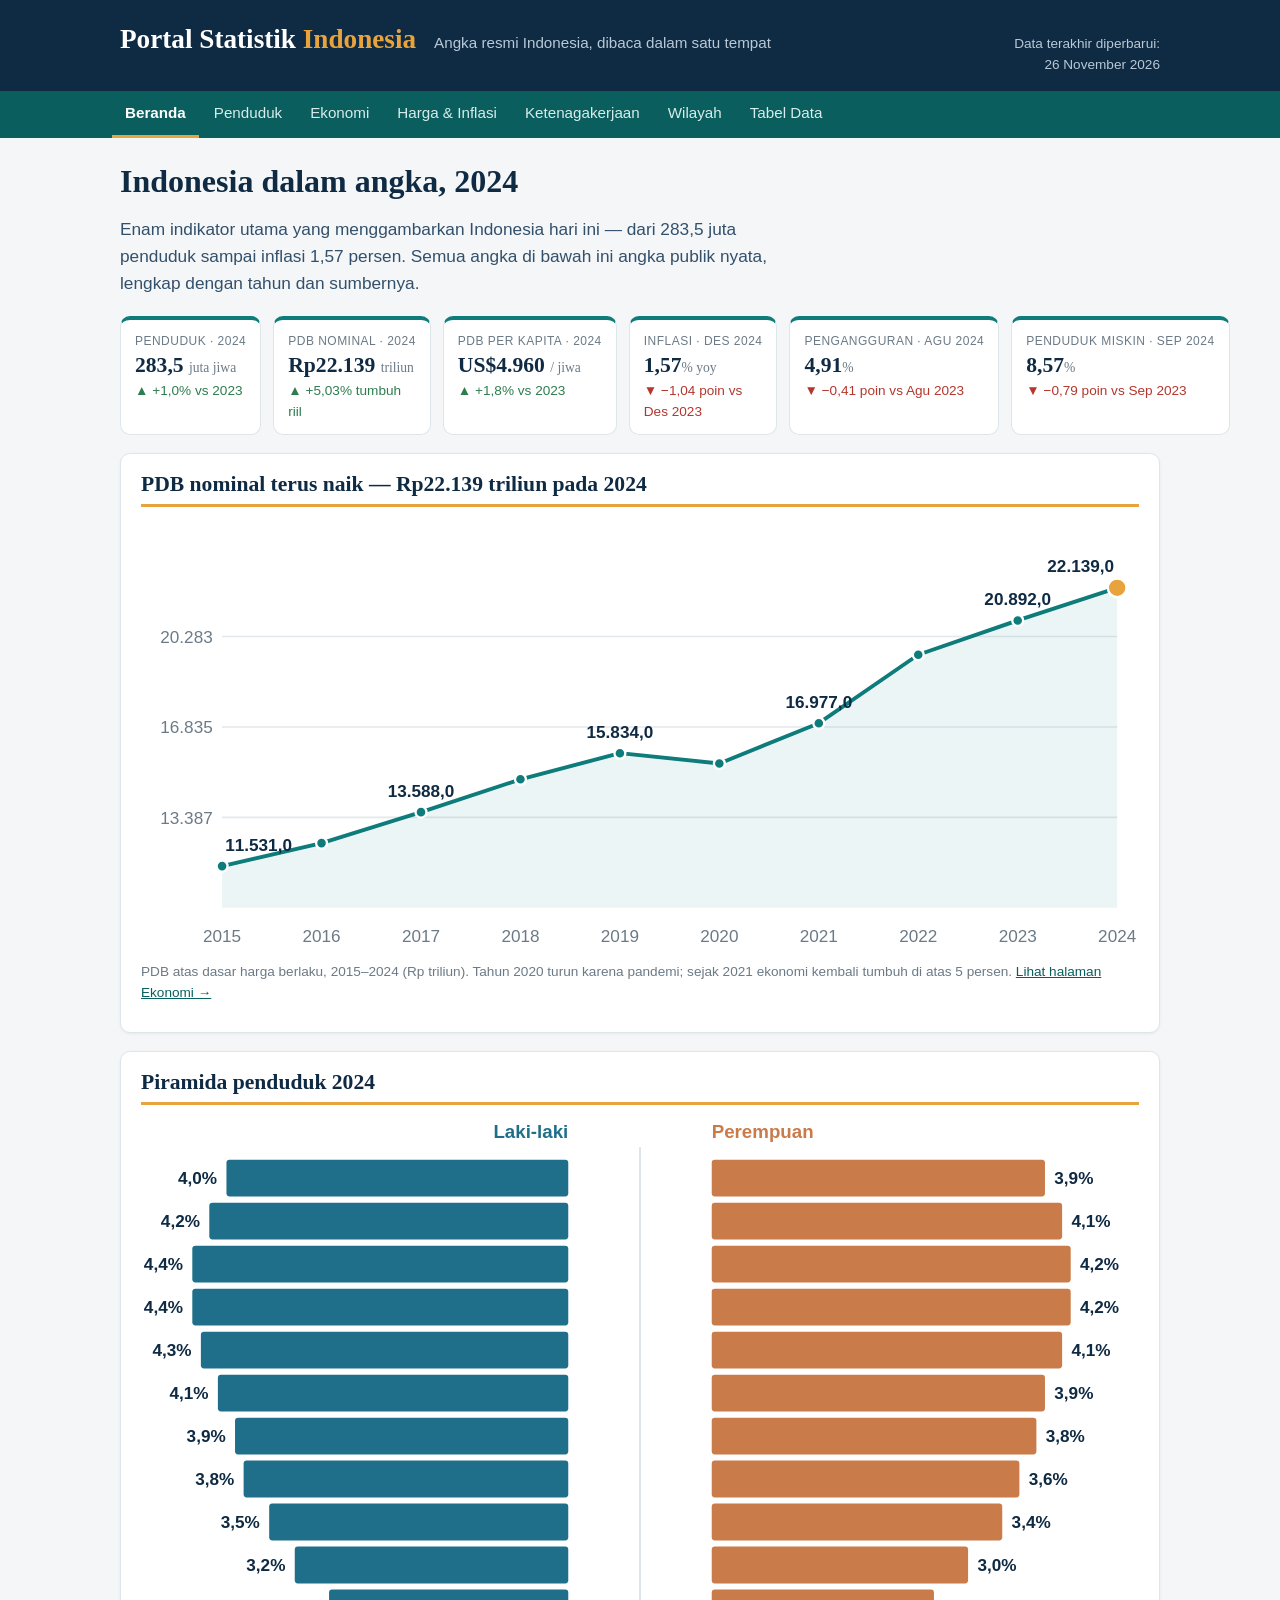
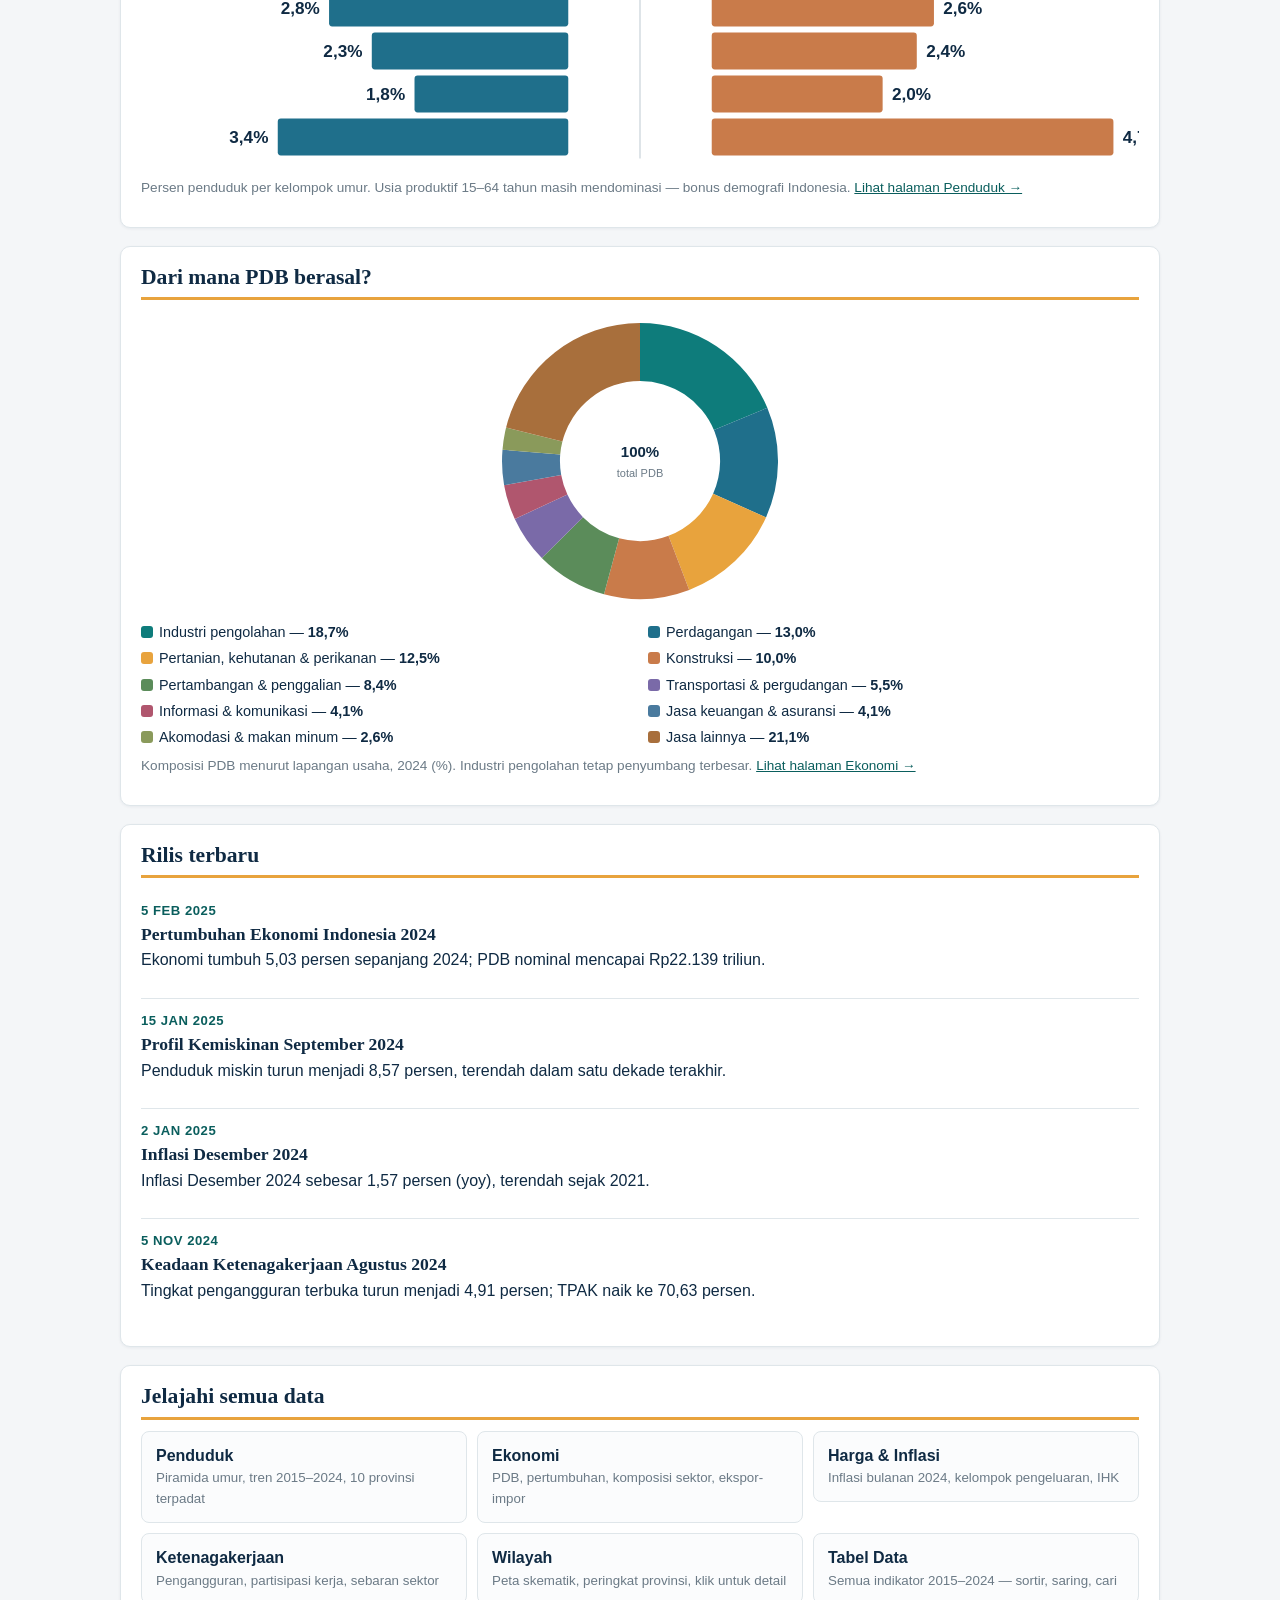
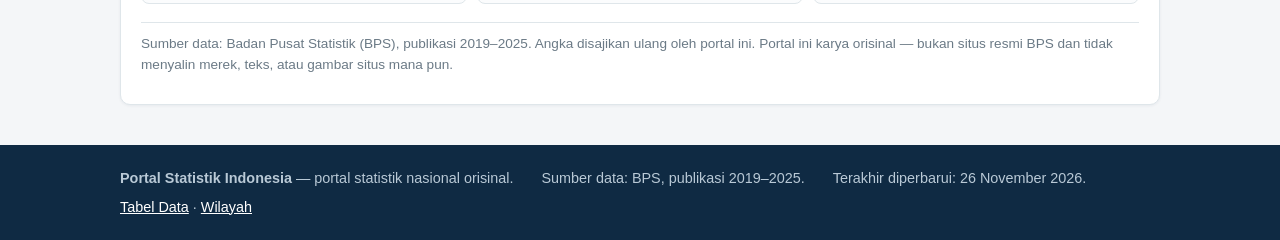
<file: app/index.html>
<!doctype html>
<html lang="id">
<head>
<meta charset="utf-8">
<meta name="viewport" content="width=device-width, initial-scale=1">
<title>Portal Statistik Indonesia — Angka resmi Indonesia, dibaca dalam satu tempat</title>
<meta name="description" content="Portal statistik nasional Indonesia: penduduk, ekonomi, harga, ketenagakerjaan, dan wilayah — angka publik nyata 2015–2024 dengan grafik dan tabel yang bisa dijelajahi.">
<link rel="stylesheet" href="style.css">
<script type="module" src="app.js"></script>
</head>
<body data-page="home">
<header class="masthead">
  <div class="masthead-inner">
    <a class="brand" href="index.html">Portal Statistik <span>Indonesia</span></a>
    <span class="tagline">Angka resmi Indonesia, dibaca dalam satu tempat</span>
    <span class="dateline">Data terakhir diperbarui:<br>26 November 2026</span>
  </div>
  <nav class="mainnav" aria-label="Navigasi utama">
    <ul>
      <li><a href="index.html" class="active" aria-current="page">Beranda</a></li>
      <li><a href="penduduk.html">Penduduk</a></li>
      <li><a href="ekonomi.html">Ekonomi</a></li>
      <li><a href="harga.html">Harga &amp; Inflasi</a></li>
      <li><a href="ketenagakerjaan.html">Ketenagakerjaan</a></li>
      <li><a href="wilayah.html">Wilayah</a></li>
      <li><a href="data.html">Tabel Data</a></li>
    </ul>
  </nav>
</header>

<main class="wrap">
  <div class="page-head">
    <h1>Indonesia dalam angka, 2024</h1>
    <p class="lede">Enam indikator utama yang menggambarkan Indonesia hari ini — dari 283,5 juta penduduk sampai inflasi 1,57 persen. Semua angka di bawah ini angka publik nyata, lengkap dengan tahun dan sumbernya.</p>
  </div>

  <section class="indicators" aria-label="Indikator utama 2024">
    <div class="indicator"><div class="lbl">Penduduk · 2024</div><div class="val">283,5 <small>juta jiwa</small></div><div class="chg up">▲ +1,0% vs 2023</div></div>
    <div class="indicator"><div class="lbl">PDB nominal · 2024</div><div class="val">Rp22.139 <small>triliun</small></div><div class="chg up">▲ +5,03% tumbuh riil</div></div>
    <div class="indicator"><div class="lbl">PDB per kapita · 2024</div><div class="val">US$4.960 <small>/ jiwa</small></div><div class="chg up">▲ +1,8% vs 2023</div></div>
    <div class="indicator"><div class="lbl">Inflasi · Des 2024</div><div class="val">1,57<small>% yoy</small></div><div class="chg down">▼ −1,04 poin vs Des 2023</div></div>
    <div class="indicator"><div class="lbl">Pengangguran · Agu 2024</div><div class="val">4,91<small>%</small></div><div class="chg down">▼ −0,41 poin vs Agu 2023</div></div>
    <div class="indicator"><div class="lbl">Penduduk miskin · Sep 2024</div><div class="val">8,57<small>%</small></div><div class="chg down">▼ −0,79 poin vs Sep 2023</div></div>
  </section>

  <div class="grid">
    <section class="card wide">
      <h2>PDB nominal terus naik — Rp22.139 triliun pada 2024</h2>
      <div id="chart-gdp"></div>
      <p class="chart-note">PDB atas dasar harga berlaku, 2015–2024 (Rp triliun). Tahun 2020 turun karena pandemi; sejak 2021 ekonomi kembali tumbuh di atas 5 persen. <a href="ekonomi.html">Lihat halaman Ekonomi →</a></p>
    </section>

    <section class="card">
      <h2>Piramida penduduk 2024</h2>
      <div id="chart-pyramid"></div>
      <p class="chart-note">Persen penduduk per kelompok umur. Usia produktif 15–64 tahun masih mendominasi — bonus demografi Indonesia. <a href="penduduk.html">Lihat halaman Penduduk →</a></p>
    </section>

    <section class="card">
      <h2>Dari mana PDB berasal?</h2>
      <div id="chart-sectors"></div>
      <div id="sector-legend"></div>
      <p class="chart-note">Komposisi PDB menurut lapangan usaha, 2024 (%). Industri pengolahan tetap penyumbang terbesar. <a href="ekonomi.html">Lihat halaman Ekonomi →</a></p>
    </section>

    <section class="card wide">
      <h2>Rilis terbaru</h2>
      <ul class="releases">
        <li><div class="date">5 Feb 2025</div><h3><a href="ekonomi.html">Pertumbuhan Ekonomi Indonesia 2024</a></h3><p>Ekonomi tumbuh 5,03 persen sepanjang 2024; PDB nominal mencapai Rp22.139 triliun.</p></li>
        <li><div class="date">15 Jan 2025</div><h3><a href="data.html">Profil Kemiskinan September 2024</a></h3><p>Penduduk miskin turun menjadi 8,57 persen, terendah dalam satu dekade terakhir.</p></li>
        <li><div class="date">2 Jan 2025</div><h3><a href="harga.html">Inflasi Desember 2024</a></h3><p>Inflasi Desember 2024 sebesar 1,57 persen (yoy), terendah sejak 2021.</p></li>
        <li><div class="date">5 Nov 2024</div><h3><a href="ketenagakerjaan.html">Keadaan Ketenagakerjaan Agustus 2024</a></h3><p>Tingkat pengangguran terbuka turun menjadi 4,91 persen; TPAK naik ke 70,63 persen.</p></li>
      </ul>
    </section>

    <section class="card wide">
      <h2>Jelajahi semua data</h2>
      <ul class="pagelinks">
        <li><a href="penduduk.html">Penduduk<small>Piramida umur, tren 2015–2024, 10 provinsi terpadat</small></a></li>
        <li><a href="ekonomi.html">Ekonomi<small>PDB, pertumbuhan, komposisi sektor, ekspor-impor</small></a></li>
        <li><a href="harga.html">Harga &amp; Inflasi<small>Inflasi bulanan 2024, kelompok pengeluaran, IHK</small></a></li>
        <li><a href="ketenagakerjaan.html">Ketenagakerjaan<small>Pengangguran, partisipasi kerja, sebaran sektor</small></a></li>
        <li><a href="wilayah.html">Wilayah<small>Peta skematik, peringkat provinsi, klik untuk detail</small></a></li>
        <li><a href="data.html">Tabel Data<small>Semua indikator 2015–2024 — sortir, saring, cari</small></a></li>
      </ul>
      <p class="source-note">Sumber data: Badan Pusat Statistik (BPS), publikasi 2019–2025. Angka disajikan ulang oleh portal ini. Portal ini karya orisinal — bukan situs resmi BPS dan tidak menyalin merek, teks, atau gambar situs mana pun.</p>
    </section>
  </div>
</main>

<footer class="site">
  <div class="wrap">
    <span><strong>Portal Statistik Indonesia</strong> — portal statistik nasional orisinal.</span>
    <span>Sumber data: BPS, publikasi 2019–2025.</span>
    <span>Terakhir diperbarui: 26 November 2026.</span>
    <span><a href="data.html">Tabel Data</a> · <a href="wilayah.html">Wilayah</a></span>
  </div>
</footer>
</body>
</html>
</file>
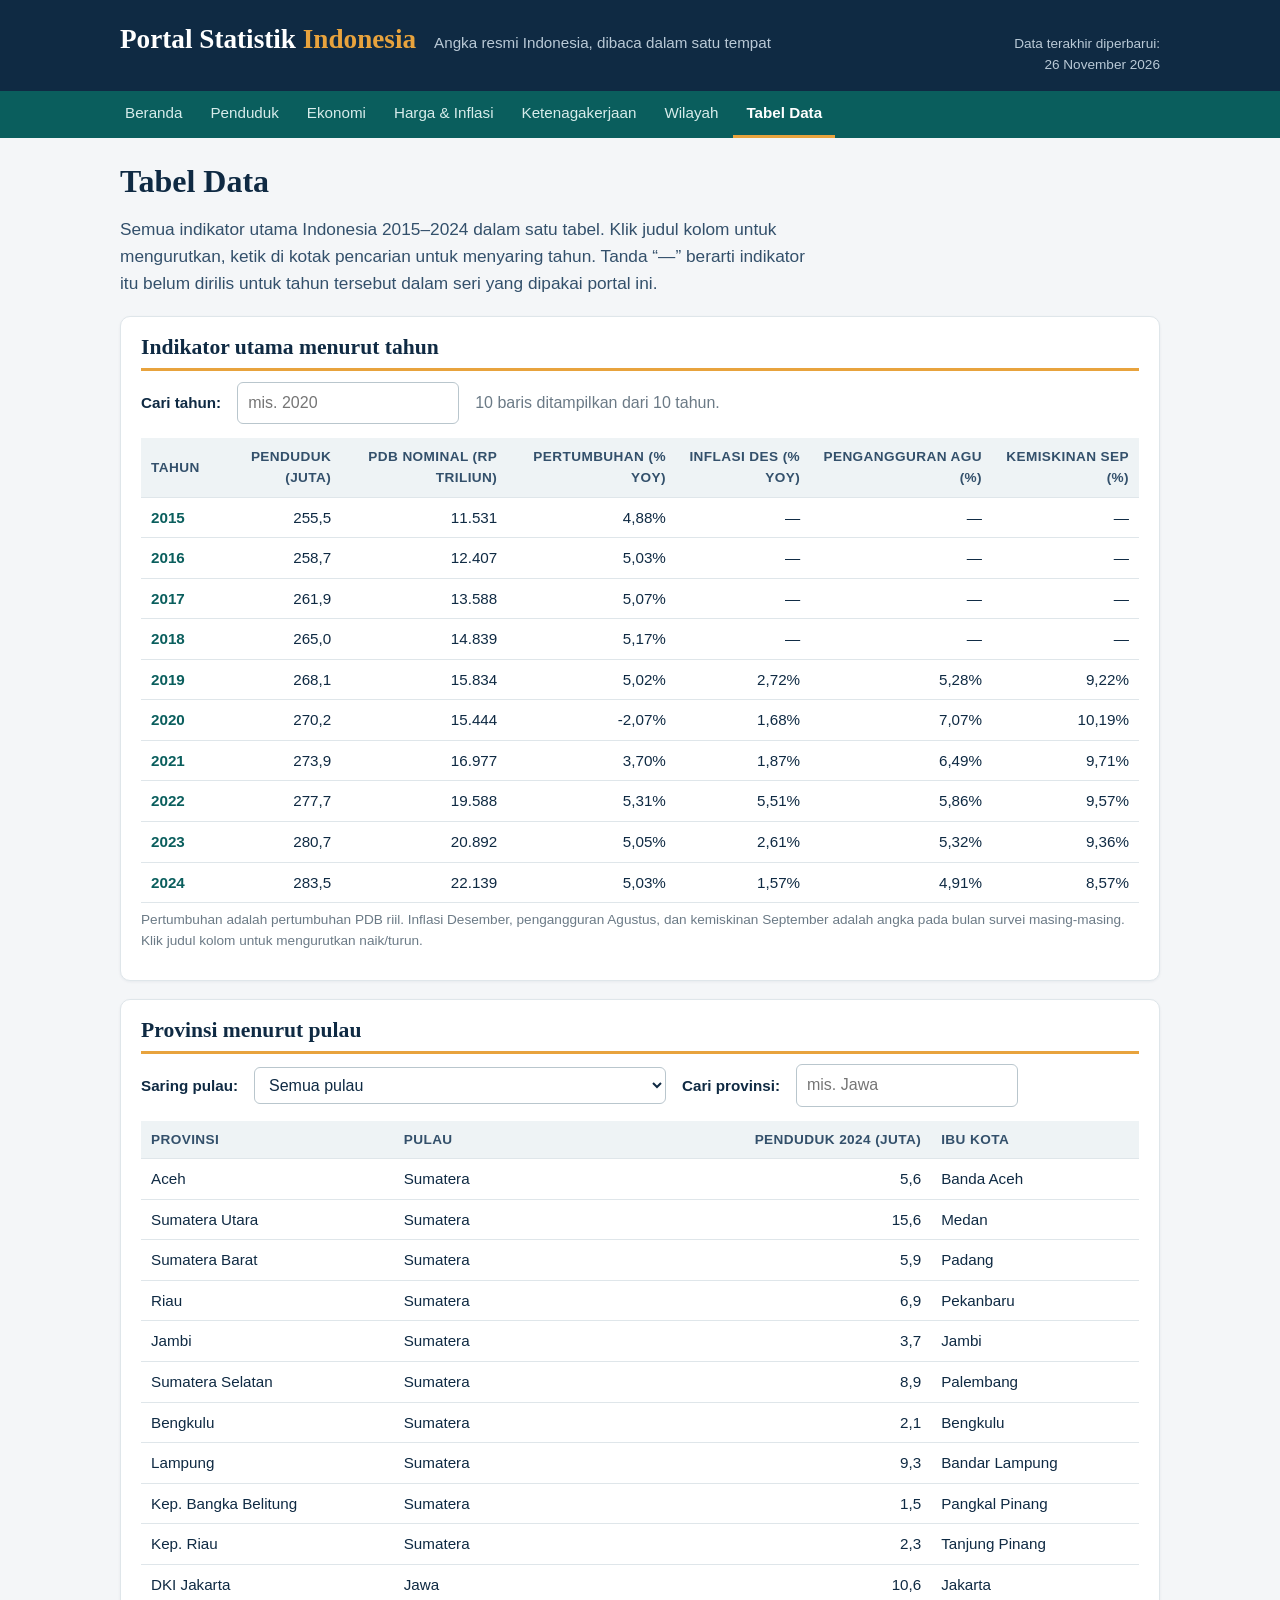
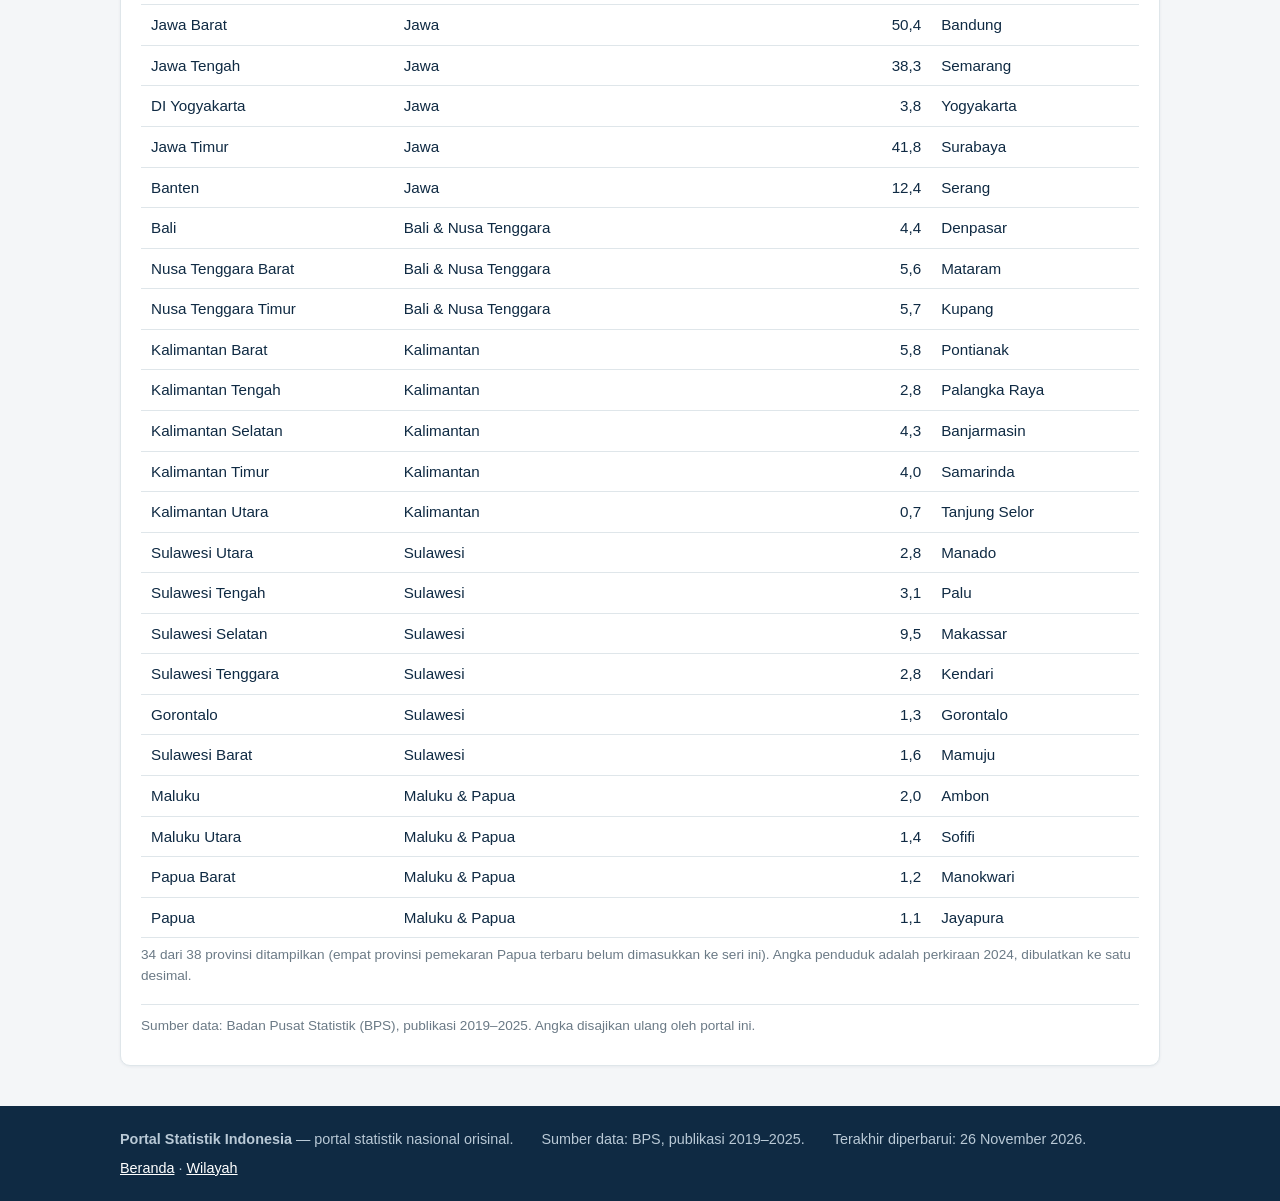
<file: app/data.html>
<!doctype html>
<html lang="id">
<head>
<meta charset="utf-8">
<meta name="viewport" content="width=device-width, initial-scale=1">
<title>Tabel Data — Portal Statistik Indonesia</title>
<meta name="description" content="Semua indikator utama Indonesia 2015–2024 dalam satu tabel besar yang bisa disortir, disaring, dan dicari — plus tabel provinsi.">
<link rel="stylesheet" href="style.css">
<script type="module" src="app.js"></script>
</head>
<body data-page="data">
<header class="masthead">
  <div class="masthead-inner">
    <a class="brand" href="index.html">Portal Statistik <span>Indonesia</span></a>
    <span class="tagline">Angka resmi Indonesia, dibaca dalam satu tempat</span>
    <span class="dateline">Data terakhir diperbarui:<br>26 November 2026</span>
  </div>
  <nav class="mainnav" aria-label="Navigasi utama">
    <ul>
      <li><a href="index.html">Beranda</a></li>
      <li><a href="penduduk.html">Penduduk</a></li>
      <li><a href="ekonomi.html">Ekonomi</a></li>
      <li><a href="harga.html">Harga &amp; Inflasi</a></li>
      <li><a href="ketenagakerjaan.html">Ketenagakerjaan</a></li>
      <li><a href="wilayah.html">Wilayah</a></li>
      <li><a href="data.html" class="active" aria-current="page">Tabel Data</a></li>
    </ul>
  </nav>
</header>

<main class="wrap">
  <div class="page-head">
    <h1>Tabel Data</h1>
    <p class="lede">Semua indikator utama Indonesia 2015–2024 dalam satu tabel. Klik judul kolom untuk mengurutkan, ketik di kotak pencarian untuk menyaring tahun. Tanda “—” berarti indikator itu belum dirilis untuk tahun tersebut dalam seri yang dipakai portal ini.</p>
  </div>

  <div class="grid">
    <section class="card wide">
      <h2>Indikator utama menurut tahun</h2>
      <div class="controls">
        <label for="table-search">Cari tahun:</label>
        <input type="search" id="table-search" placeholder="mis. 2020" aria-label="Cari tahun">
        <span class="muted" id="row-count">10 baris ditampilkan dari 10 tahun.</span>
      </div>
      <table>
        <thead>
          <tr>
            <th class="sortable" data-key="year">Tahun</th>
            <th class="sortable num" data-key="population">Penduduk (juta)</th>
            <th class="sortable num" data-key="gdp">PDB nominal (Rp triliun)</th>
            <th class="sortable num" data-key="growth">Pertumbuhan (% yoy)</th>
            <th class="sortable num" data-key="inflation">Inflasi Des (% yoy)</th>
            <th class="sortable num" data-key="unemployment">Pengangguran Agu (%)</th>
            <th class="sortable num" data-key="poverty">Kemiskinan Sep (%)</th>
          </tr>
        </thead>
        <tbody id="data-rows"></tbody>
      </table>
      <p class="chart-note">Pertumbuhan adalah pertumbuhan PDB riil. Inflasi Desember, pengangguran Agustus, dan kemiskinan September adalah angka pada bulan survei masing-masing. Klik judul kolom untuk mengurutkan naik/turun.</p>
    </section>

    <section class="card wide">
      <h2>Provinsi menurut pulau</h2>
      <div class="controls">
        <label for="table-category">Saring pulau:</label>
        <select id="table-category">
          <option value="all">Semua pulau</option>
          <option value="jawa">Jawa</option>
          <option value="sumatera">Sumatera</option>
          <option value="sulawesi">Sulawesi</option>
          <option value="lainnya">Kalimantan, Bali &amp; Nusa Tenggara, Maluku &amp; Papua</option>
        </select>
        <label for="prov-search">Cari provinsi:</label>
        <input type="search" id="prov-search" placeholder="mis. Jawa" aria-label="Cari provinsi">
      </div>
      <table id="prov-table">
        <thead><tr><th>Provinsi</th><th>Pulau</th><th class="num">Penduduk 2024 (juta)</th><th>Ibu kota</th></tr></thead>
        <tbody>
          <tr data-cat="sumatera"><td>Aceh</td><td>Sumatera</td><td class="num">5,6</td><td>Banda Aceh</td></tr>
          <tr data-cat="sumatera"><td>Sumatera Utara</td><td>Sumatera</td><td class="num">15,6</td><td>Medan</td></tr>
          <tr data-cat="sumatera"><td>Sumatera Barat</td><td>Sumatera</td><td class="num">5,9</td><td>Padang</td></tr>
          <tr data-cat="sumatera"><td>Riau</td><td>Sumatera</td><td class="num">6,9</td><td>Pekanbaru</td></tr>
          <tr data-cat="sumatera"><td>Jambi</td><td>Sumatera</td><td class="num">3,7</td><td>Jambi</td></tr>
          <tr data-cat="sumatera"><td>Sumatera Selatan</td><td>Sumatera</td><td class="num">8,9</td><td>Palembang</td></tr>
          <tr data-cat="sumatera"><td>Bengkulu</td><td>Sumatera</td><td class="num">2,1</td><td>Bengkulu</td></tr>
          <tr data-cat="sumatera"><td>Lampung</td><td>Sumatera</td><td class="num">9,3</td><td>Bandar Lampung</td></tr>
          <tr data-cat="sumatera"><td>Kep. Bangka Belitung</td><td>Sumatera</td><td class="num">1,5</td><td>Pangkal Pinang</td></tr>
          <tr data-cat="sumatera"><td>Kep. Riau</td><td>Sumatera</td><td class="num">2,3</td><td>Tanjung Pinang</td></tr>
          <tr data-cat="jawa"><td>DKI Jakarta</td><td>Jawa</td><td class="num">10,6</td><td>Jakarta</td></tr>
          <tr data-cat="jawa"><td>Jawa Barat</td><td>Jawa</td><td class="num">50,4</td><td>Bandung</td></tr>
          <tr data-cat="jawa"><td>Jawa Tengah</td><td>Jawa</td><td class="num">38,3</td><td>Semarang</td></tr>
          <tr data-cat="jawa"><td>DI Yogyakarta</td><td>Jawa</td><td class="num">3,8</td><td>Yogyakarta</td></tr>
          <tr data-cat="jawa"><td>Jawa Timur</td><td>Jawa</td><td class="num">41,8</td><td>Surabaya</td></tr>
          <tr data-cat="jawa"><td>Banten</td><td>Jawa</td><td class="num">12,4</td><td>Serang</td></tr>
          <tr data-cat="lainnya"><td>Bali</td><td>Bali &amp; Nusa Tenggara</td><td class="num">4,4</td><td>Denpasar</td></tr>
          <tr data-cat="lainnya"><td>Nusa Tenggara Barat</td><td>Bali &amp; Nusa Tenggara</td><td class="num">5,6</td><td>Mataram</td></tr>
          <tr data-cat="lainnya"><td>Nusa Tenggara Timur</td><td>Bali &amp; Nusa Tenggara</td><td class="num">5,7</td><td>Kupang</td></tr>
          <tr data-cat="lainnya"><td>Kalimantan Barat</td><td>Kalimantan</td><td class="num">5,8</td><td>Pontianak</td></tr>
          <tr data-cat="lainnya"><td>Kalimantan Tengah</td><td>Kalimantan</td><td class="num">2,8</td><td>Palangka Raya</td></tr>
          <tr data-cat="lainnya"><td>Kalimantan Selatan</td><td>Kalimantan</td><td class="num">4,3</td><td>Banjarmasin</td></tr>
          <tr data-cat="lainnya"><td>Kalimantan Timur</td><td>Kalimantan</td><td class="num">4,0</td><td>Samarinda</td></tr>
          <tr data-cat="lainnya"><td>Kalimantan Utara</td><td>Kalimantan</td><td class="num">0,7</td><td>Tanjung Selor</td></tr>
          <tr data-cat="sulawesi"><td>Sulawesi Utara</td><td>Sulawesi</td><td class="num">2,8</td><td>Manado</td></tr>
          <tr data-cat="sulawesi"><td>Sulawesi Tengah</td><td>Sulawesi</td><td class="num">3,1</td><td>Palu</td></tr>
          <tr data-cat="sulawesi"><td>Sulawesi Selatan</td><td>Sulawesi</td><td class="num">9,5</td><td>Makassar</td></tr>
          <tr data-cat="sulawesi"><td>Sulawesi Tenggara</td><td>Sulawesi</td><td class="num">2,8</td><td>Kendari</td></tr>
          <tr data-cat="sulawesi"><td>Gorontalo</td><td>Sulawesi</td><td class="num">1,3</td><td>Gorontalo</td></tr>
          <tr data-cat="sulawesi"><td>Sulawesi Barat</td><td>Sulawesi</td><td class="num">1,6</td><td>Mamuju</td></tr>
          <tr data-cat="lainnya"><td>Maluku</td><td>Maluku &amp; Papua</td><td class="num">2,0</td><td>Ambon</td></tr>
          <tr data-cat="lainnya"><td>Maluku Utara</td><td>Maluku &amp; Papua</td><td class="num">1,4</td><td>Sofifi</td></tr>
          <tr data-cat="lainnya"><td>Papua Barat</td><td>Maluku &amp; Papua</td><td class="num">1,2</td><td>Manokwari</td></tr>
          <tr data-cat="lainnya"><td>Papua</td><td>Maluku &amp; Papua</td><td class="num">1,1</td><td>Jayapura</td></tr>
        </tbody>
      </table>
      <p class="chart-note">34 dari 38 provinsi ditampilkan (empat provinsi pemekaran Papua terbaru belum dimasukkan ke seri ini). Angka penduduk adalah perkiraan 2024, dibulatkan ke satu desimal.</p>
      <p class="source-note">Sumber data: Badan Pusat Statistik (BPS), publikasi 2019–2025. Angka disajikan ulang oleh portal ini.</p>
    </section>
  </div>
</main>

<footer class="site">
  <div class="wrap">
    <span><strong>Portal Statistik Indonesia</strong> — portal statistik nasional orisinal.</span>
    <span>Sumber data: BPS, publikasi 2019–2025.</span>
    <span>Terakhir diperbarui: 26 November 2026.</span>
    <span><a href="index.html">Beranda</a> · <a href="wilayah.html">Wilayah</a></span>
  </div>
</footer>
</body>
</html>
</file>
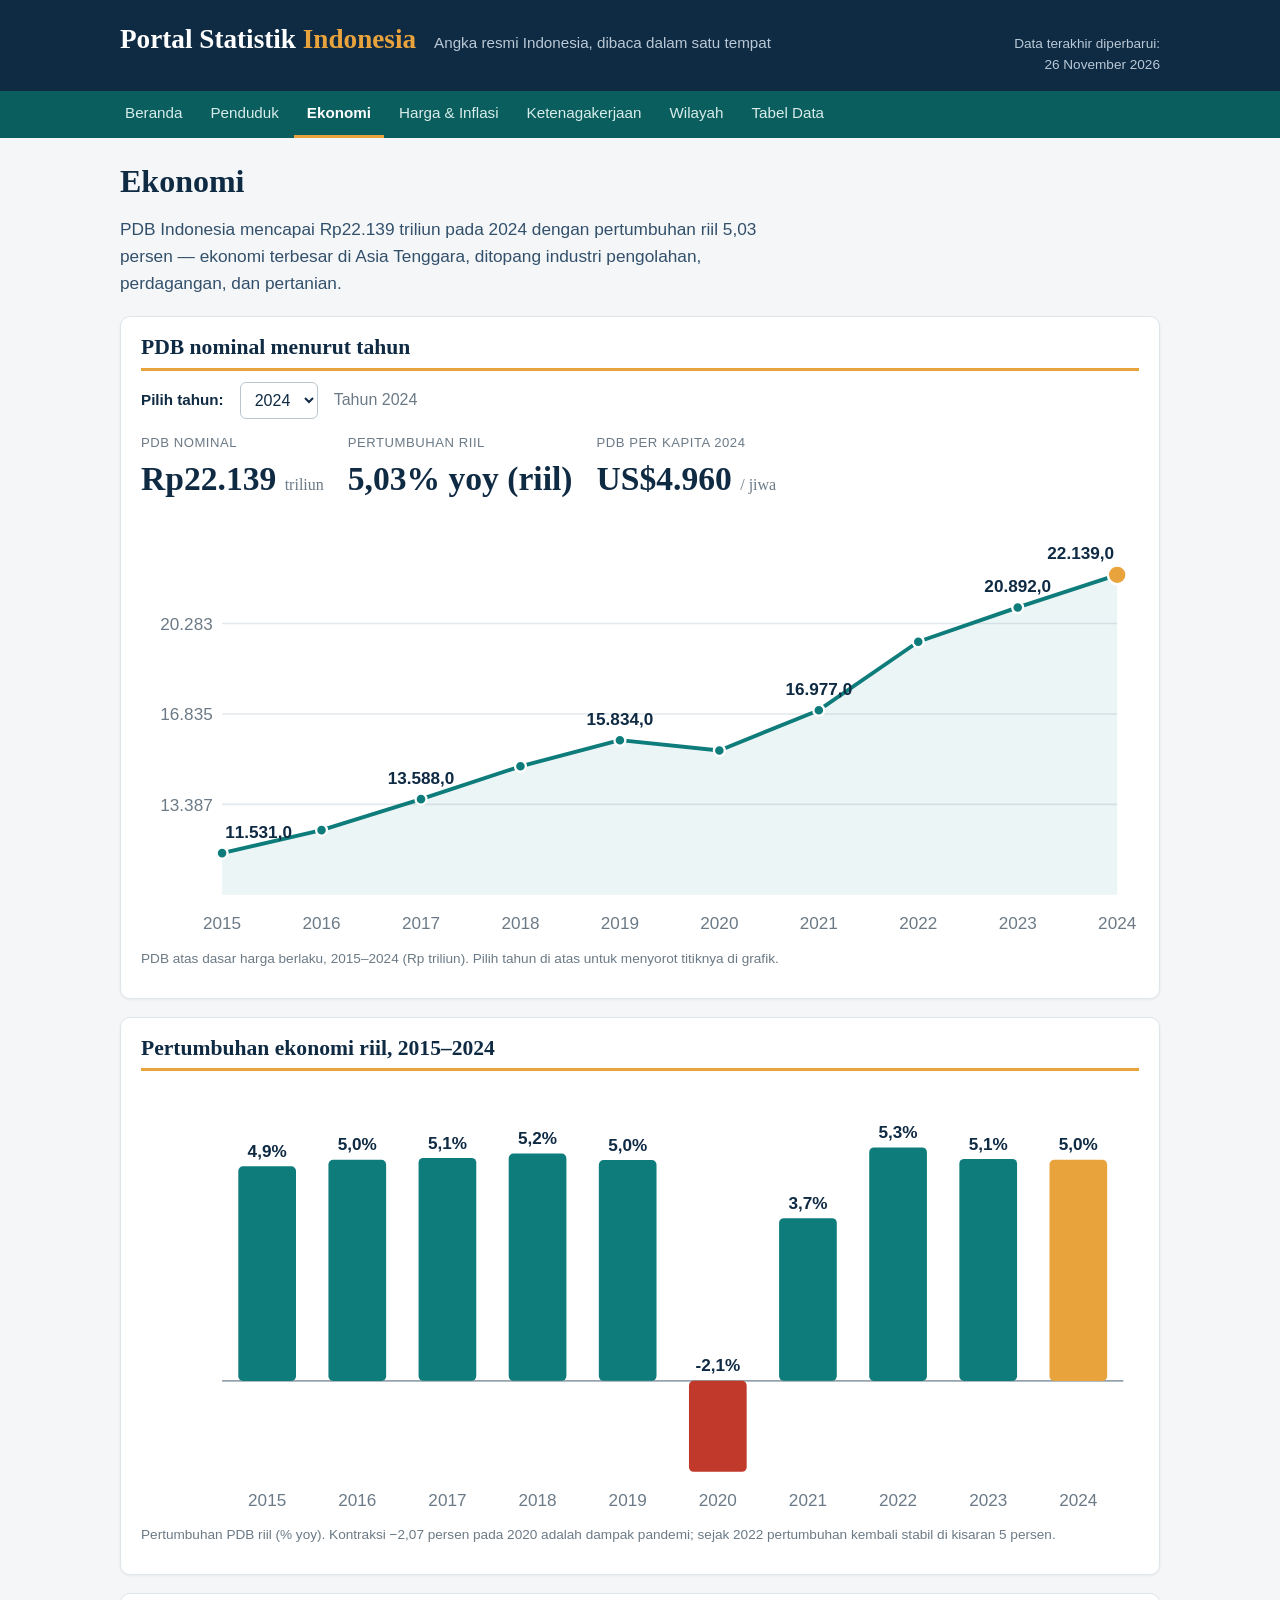
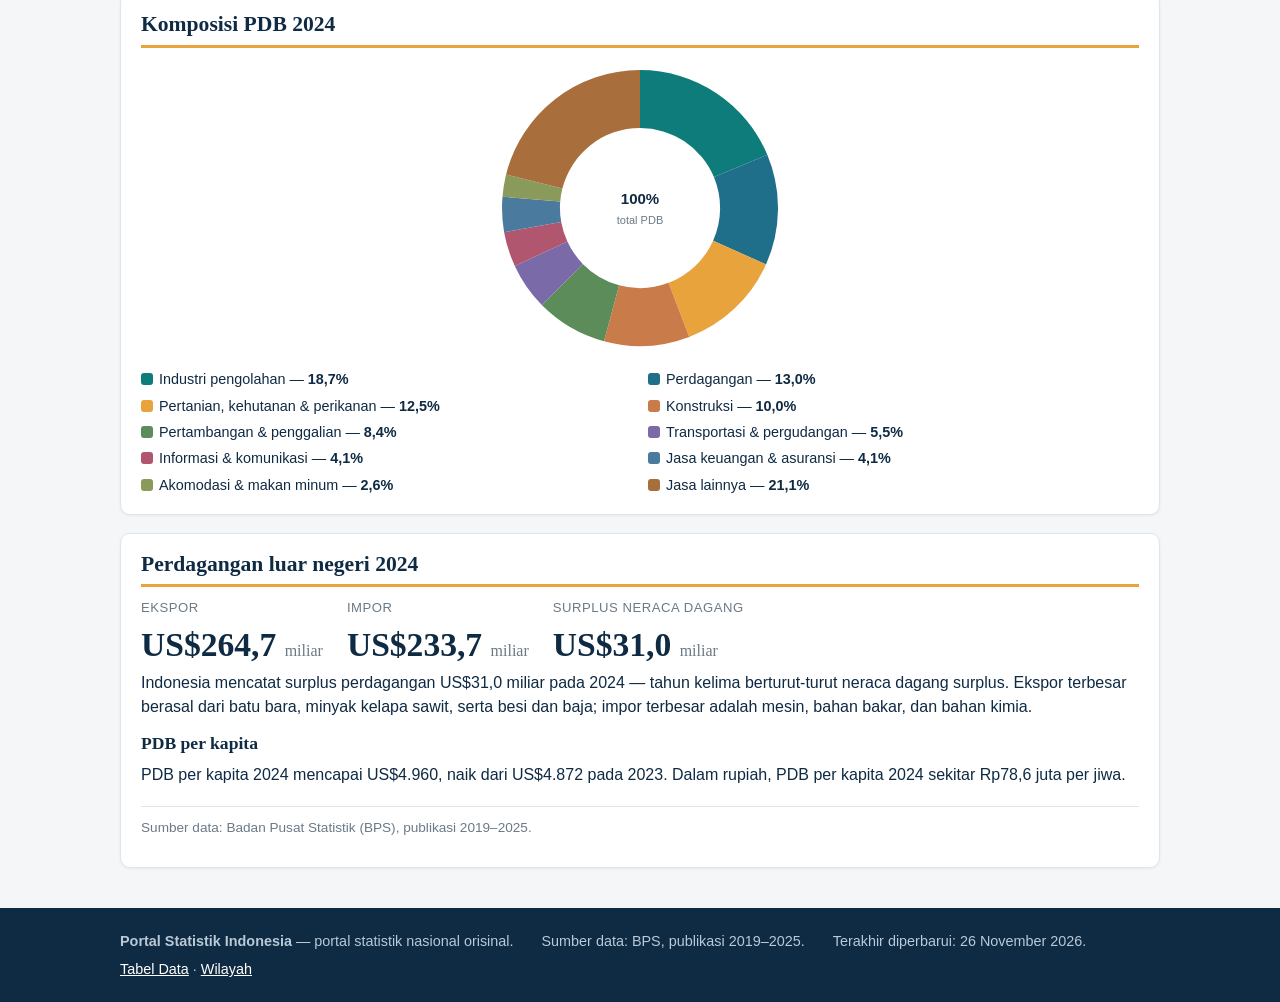
<file: app/ekonomi.html>
<!doctype html>
<html lang="id">
<head>
<meta charset="utf-8">
<meta name="viewport" content="width=device-width, initial-scale=1">
<title>Ekonomi — Portal Statistik Indonesia</title>
<meta name="description" content="Ekonomi Indonesia 2015–2024: PDB nominal, pertumbuhan riil, komposisi sektoral, dan perdagangan luar negeri.">
<link rel="stylesheet" href="style.css">
<script type="module" src="app.js"></script>
</head>
<body data-page="economy">
<header class="masthead">
  <div class="masthead-inner">
    <a class="brand" href="index.html">Portal Statistik <span>Indonesia</span></a>
    <span class="tagline">Angka resmi Indonesia, dibaca dalam satu tempat</span>
    <span class="dateline">Data terakhir diperbarui:<br>26 November 2026</span>
  </div>
  <nav class="mainnav" aria-label="Navigasi utama">
    <ul>
      <li><a href="index.html">Beranda</a></li>
      <li><a href="penduduk.html">Penduduk</a></li>
      <li><a href="ekonomi.html" class="active" aria-current="page">Ekonomi</a></li>
      <li><a href="harga.html">Harga &amp; Inflasi</a></li>
      <li><a href="ketenagakerjaan.html">Ketenagakerjaan</a></li>
      <li><a href="wilayah.html">Wilayah</a></li>
      <li><a href="data.html">Tabel Data</a></li>
    </ul>
  </nav>
</header>

<main class="wrap">
  <div class="page-head">
    <h1>Ekonomi</h1>
    <p class="lede">PDB Indonesia mencapai Rp22.139 triliun pada 2024 dengan pertumbuhan riil 5,03 persen — ekonomi terbesar di Asia Tenggara, ditopang industri pengolahan, perdagangan, dan pertanian.</p>
  </div>

  <div class="grid">
    <section class="card wide">
      <h2>PDB nominal menurut tahun</h2>
      <div class="controls">
        <label for="year-select">Pilih tahun:</label>
        <select id="year-select"></select>
        <span class="muted" id="gdp-year-label">Tahun 2024</span>
      </div>
      <div class="stat-row">
        <div><div class="k">PDB nominal</div><div class="kpi-big" id="gdp-value">Rp22.139 <small>triliun</small></div></div>
        <div><div class="k">Pertumbuhan riil</div><div class="kpi-big" id="gdp-growth">5,03% yoy (riil)</div></div>
        <div><div class="k">PDB per kapita 2024</div><div class="kpi-big">US$4.960 <small>/ jiwa</small></div></div>
      </div>
      <div id="chart-gdp-trend"></div>
      <p class="chart-note">PDB atas dasar harga berlaku, 2015–2024 (Rp triliun). Pilih tahun di atas untuk menyorot titiknya di grafik.</p>
    </section>

    <section class="card wide">
      <h2>Pertumbuhan ekonomi riil, 2015–2024</h2>
      <div id="chart-gdp-growth"></div>
      <p class="chart-note">Pertumbuhan PDB riil (% yoy). Kontraksi −2,07 persen pada 2020 adalah dampak pandemi; sejak 2022 pertumbuhan kembali stabil di kisaran 5 persen.</p>
    </section>

    <section class="card">
      <h2>Komposisi PDB 2024</h2>
      <div id="chart-sectors"></div>
      <div id="sector-legend"></div>
    </section>

    <section class="card">
      <h2>Perdagangan luar negeri 2024</h2>
      <div class="stat-row">
        <div><div class="k">Ekspor</div><div class="kpi-big">US$264,7 <small>miliar</small></div></div>
        <div><div class="k">Impor</div><div class="kpi-big">US$233,7 <small>miliar</small></div></div>
        <div><div class="k">Surplus neraca dagang</div><div class="kpi-big">US$31,0 <small>miliar</small></div></div>
      </div>
      <p>Indonesia mencatat surplus perdagangan US$31,0 miliar pada 2024 — tahun kelima berturut-turut neraca dagang surplus. Ekspor terbesar berasal dari batu bara, minyak kelapa sawit, serta besi dan baja; impor terbesar adalah mesin, bahan bakar, dan bahan kimia.</p>
      <h3>PDB per kapita</h3>
      <p>PDB per kapita 2024 mencapai US$4.960, naik dari US$4.872 pada 2023. Dalam rupiah, PDB per kapita 2024 sekitar Rp78,6 juta per jiwa.</p>
      <p class="source-note">Sumber data: Badan Pusat Statistik (BPS), publikasi 2019–2025.</p>
    </section>
  </div>
</main>

<footer class="site">
  <div class="wrap">
    <span><strong>Portal Statistik Indonesia</strong> — portal statistik nasional orisinal.</span>
    <span>Sumber data: BPS, publikasi 2019–2025.</span>
    <span>Terakhir diperbarui: 26 November 2026.</span>
    <span><a href="data.html">Tabel Data</a> · <a href="wilayah.html">Wilayah</a></span>
  </div>
</footer>
</body>
</html>
</file>
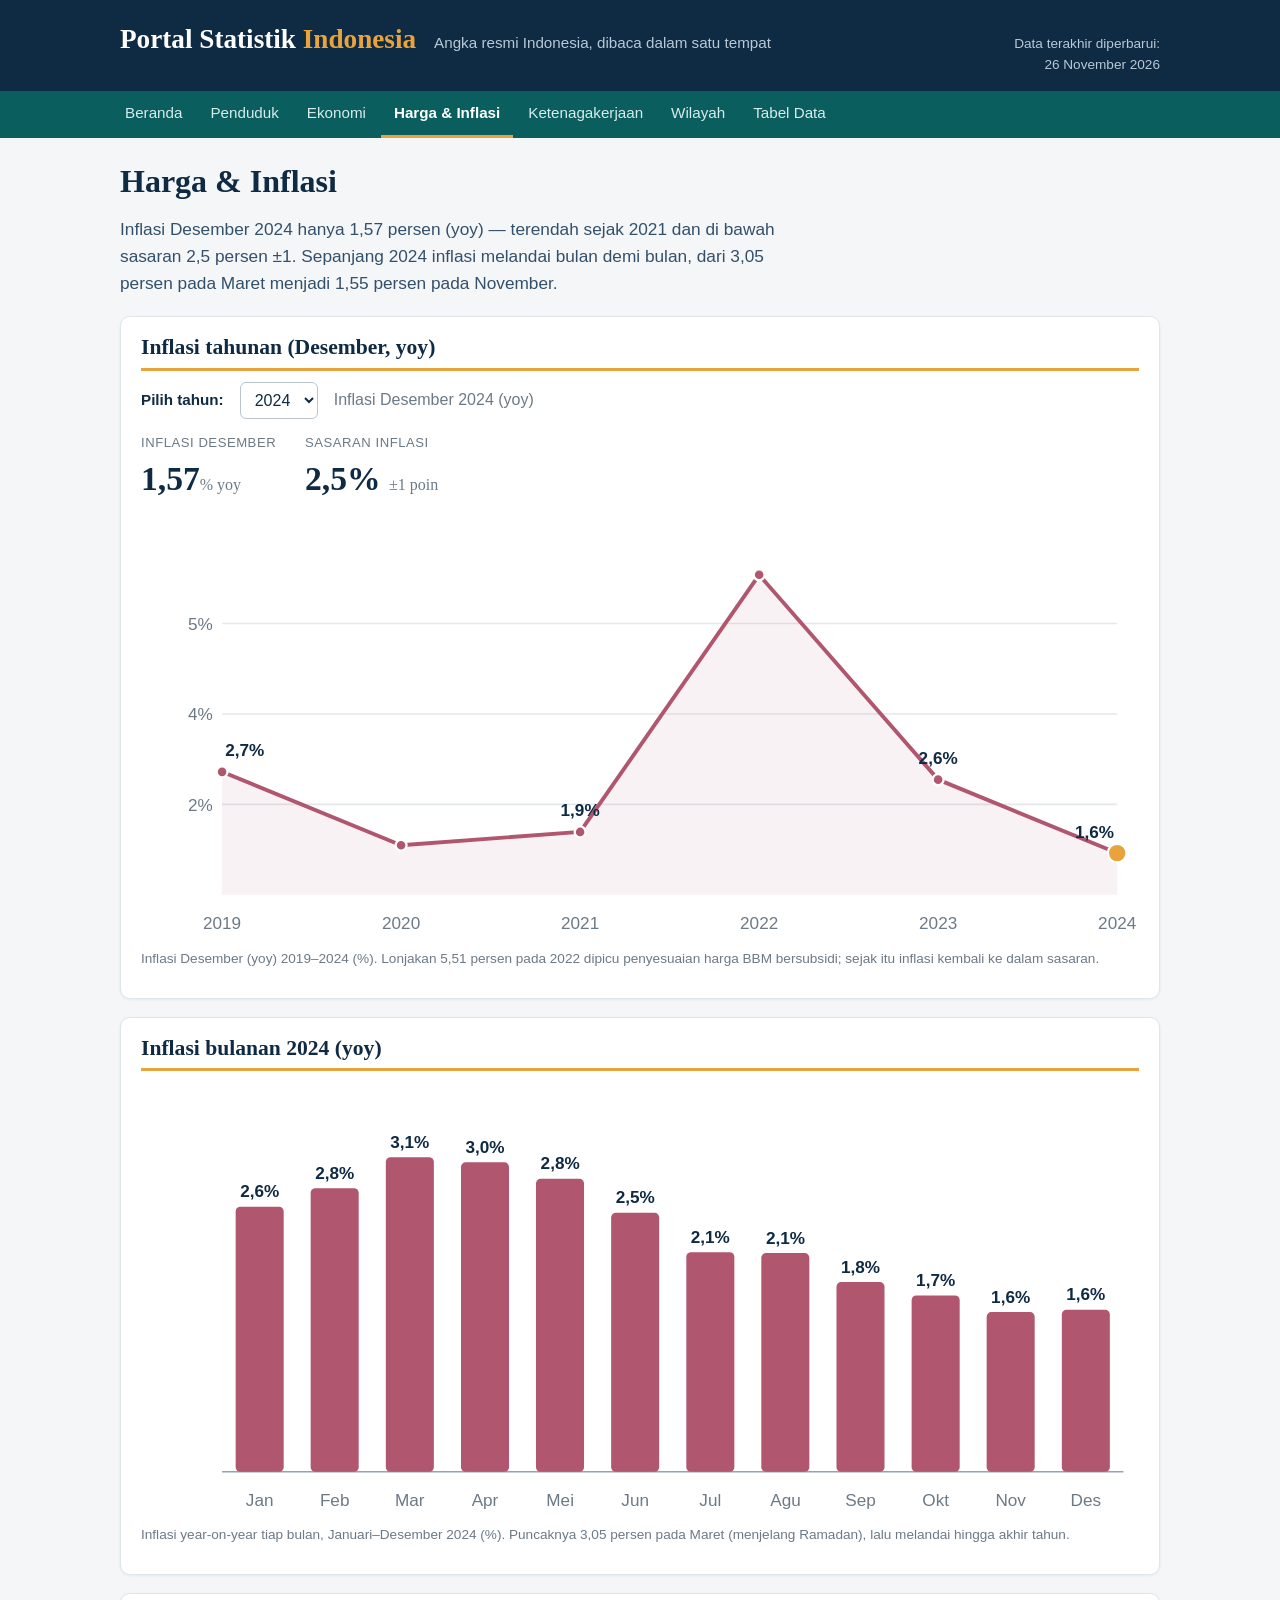
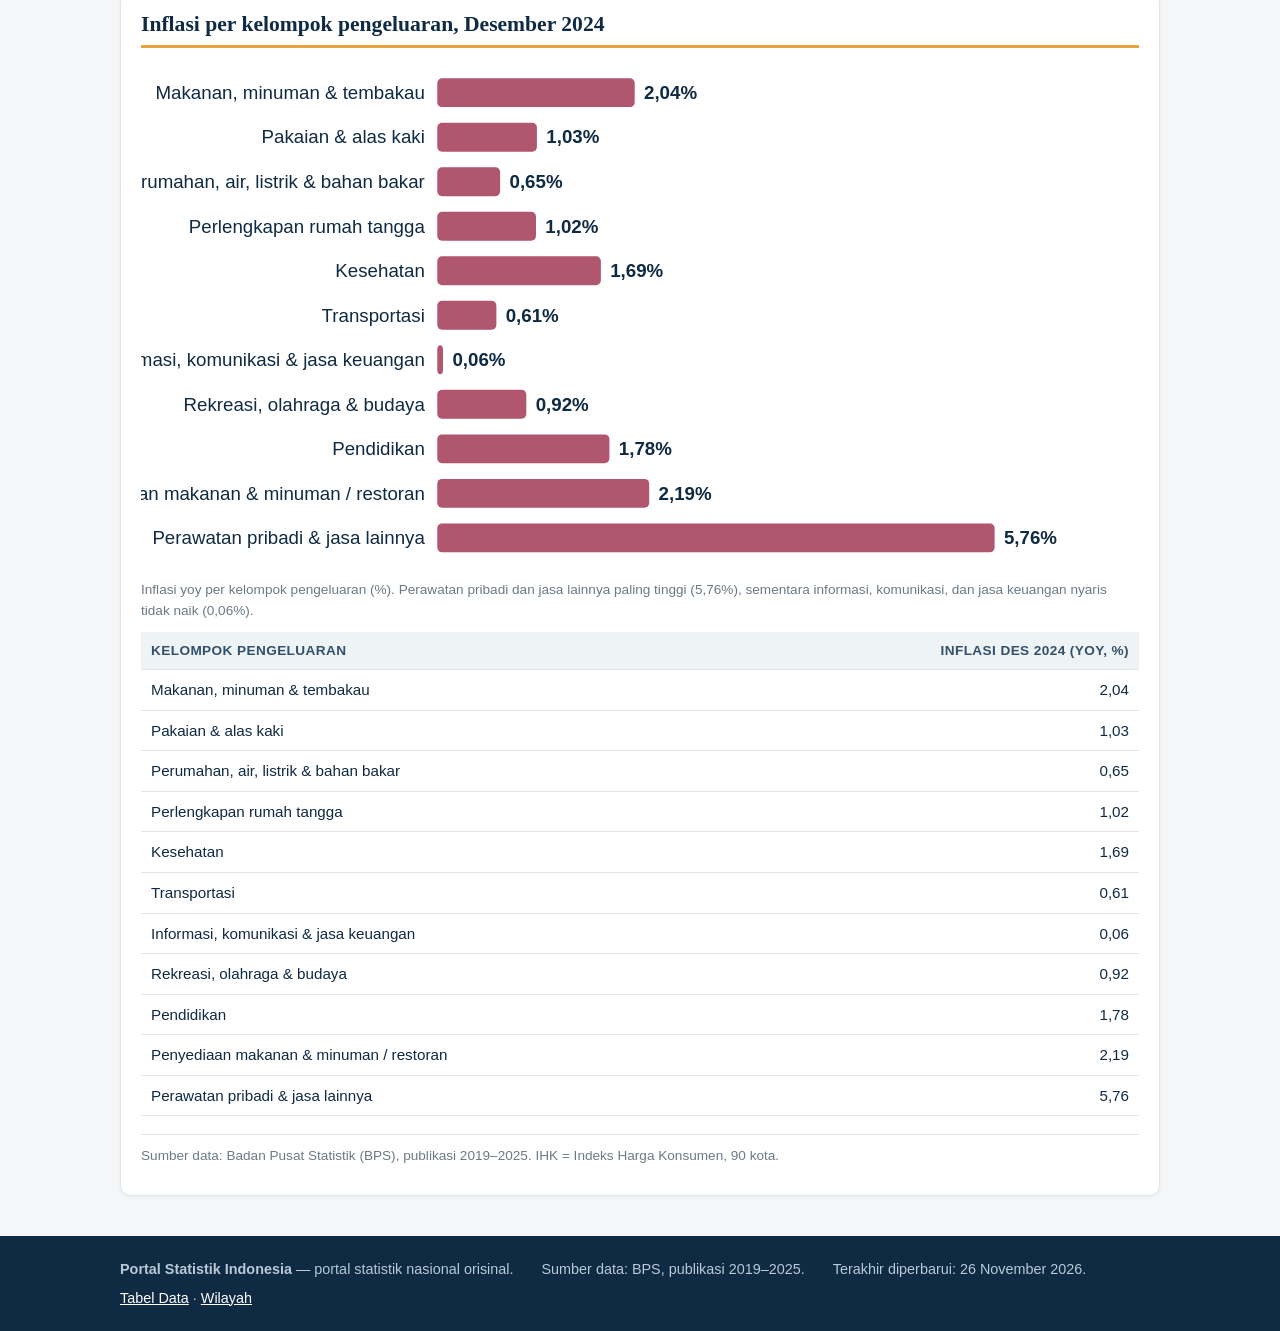
<file: app/harga.html>
<!doctype html>
<html lang="id">
<head>
<meta charset="utf-8">
<meta name="viewport" content="width=device-width, initial-scale=1">
<title>Harga &amp; Inflasi — Portal Statistik Indonesia</title>
<meta name="description" content="Inflasi Indonesia: tren bulanan 2024, inflasi tahunan 2019–2024, dan inflasi per kelompok pengeluaran.">
<link rel="stylesheet" href="style.css">
<script type="module" src="app.js"></script>
</head>
<body data-page="prices">
<header class="masthead">
  <div class="masthead-inner">
    <a class="brand" href="index.html">Portal Statistik <span>Indonesia</span></a>
    <span class="tagline">Angka resmi Indonesia, dibaca dalam satu tempat</span>
    <span class="dateline">Data terakhir diperbarui:<br>26 November 2026</span>
  </div>
  <nav class="mainnav" aria-label="Navigasi utama">
    <ul>
      <li><a href="index.html">Beranda</a></li>
      <li><a href="penduduk.html">Penduduk</a></li>
      <li><a href="ekonomi.html">Ekonomi</a></li>
      <li><a href="harga.html" class="active" aria-current="page">Harga &amp; Inflasi</a></li>
      <li><a href="ketenagakerjaan.html">Ketenagakerjaan</a></li>
      <li><a href="wilayah.html">Wilayah</a></li>
      <li><a href="data.html">Tabel Data</a></li>
    </ul>
  </nav>
</header>

<main class="wrap">
  <div class="page-head">
    <h1>Harga &amp; Inflasi</h1>
    <p class="lede">Inflasi Desember 2024 hanya 1,57 persen (yoy) — terendah sejak 2021 dan di bawah sasaran 2,5 persen ±1. Sepanjang 2024 inflasi melandai bulan demi bulan, dari 3,05 persen pada Maret menjadi 1,55 persen pada November.</p>
  </div>

  <div class="grid">
    <section class="card wide">
      <h2>Inflasi tahunan (Desember, yoy)</h2>
      <div class="controls">
        <label for="year-select">Pilih tahun:</label>
        <select id="year-select"></select>
        <span class="muted" id="infl-year-label">Inflasi Desember 2024 (yoy)</span>
      </div>
      <div class="stat-row">
        <div><div class="k">Inflasi Desember</div><div class="kpi-big" id="infl-value">1,57<small>% yoy</small></div></div>
        <div><div class="k">Sasaran inflasi</div><div class="kpi-big">2,5% <small>±1 poin</small></div></div>
      </div>
      <div id="chart-infl-annual"></div>
      <p class="chart-note">Inflasi Desember (yoy) 2019–2024 (%). Lonjakan 5,51 persen pada 2022 dipicu penyesuaian harga BBM bersubsidi; sejak itu inflasi kembali ke dalam sasaran.</p>
    </section>

    <section class="card wide">
      <h2>Inflasi bulanan 2024 (yoy)</h2>
      <div id="chart-infl-monthly"></div>
      <p class="chart-note">Inflasi year-on-year tiap bulan, Januari–Desember 2024 (%). Puncaknya 3,05 persen pada Maret (menjelang Ramadan), lalu melandai hingga akhir tahun.</p>
    </section>

    <section class="card wide">
      <h2>Inflasi per kelompok pengeluaran, Desember 2024</h2>
      <div id="chart-cpi-groups"></div>
      <p class="chart-note">Inflasi yoy per kelompok pengeluaran (%). Perawatan pribadi dan jasa lainnya paling tinggi (5,76%), sementara informasi, komunikasi, dan jasa keuangan nyaris tidak naik (0,06%).</p>
      <table>
        <thead><tr><th>Kelompok pengeluaran</th><th class="num">Inflasi Des 2024 (yoy, %)</th></tr></thead>
        <tbody>
          <tr><td>Makanan, minuman &amp; tembakau</td><td class="num">2,04</td></tr>
          <tr><td>Pakaian &amp; alas kaki</td><td class="num">1,03</td></tr>
          <tr><td>Perumahan, air, listrik &amp; bahan bakar</td><td class="num">0,65</td></tr>
          <tr><td>Perlengkapan rumah tangga</td><td class="num">1,02</td></tr>
          <tr><td>Kesehatan</td><td class="num">1,69</td></tr>
          <tr><td>Transportasi</td><td class="num">0,61</td></tr>
          <tr><td>Informasi, komunikasi &amp; jasa keuangan</td><td class="num">0,06</td></tr>
          <tr><td>Rekreasi, olahraga &amp; budaya</td><td class="num">0,92</td></tr>
          <tr><td>Pendidikan</td><td class="num">1,78</td></tr>
          <tr><td>Penyediaan makanan &amp; minuman / restoran</td><td class="num">2,19</td></tr>
          <tr><td>Perawatan pribadi &amp; jasa lainnya</td><td class="num">5,76</td></tr>
        </tbody>
      </table>
      <p class="source-note">Sumber data: Badan Pusat Statistik (BPS), publikasi 2019–2025. IHK = Indeks Harga Konsumen, 90 kota.</p>
    </section>
  </div>
</main>

<footer class="site">
  <div class="wrap">
    <span><strong>Portal Statistik Indonesia</strong> — portal statistik nasional orisinal.</span>
    <span>Sumber data: BPS, publikasi 2019–2025.</span>
    <span>Terakhir diperbarui: 26 November 2026.</span>
    <span><a href="data.html">Tabel Data</a> · <a href="wilayah.html">Wilayah</a></span>
  </div>
</footer>
</body>
</html>
</file>
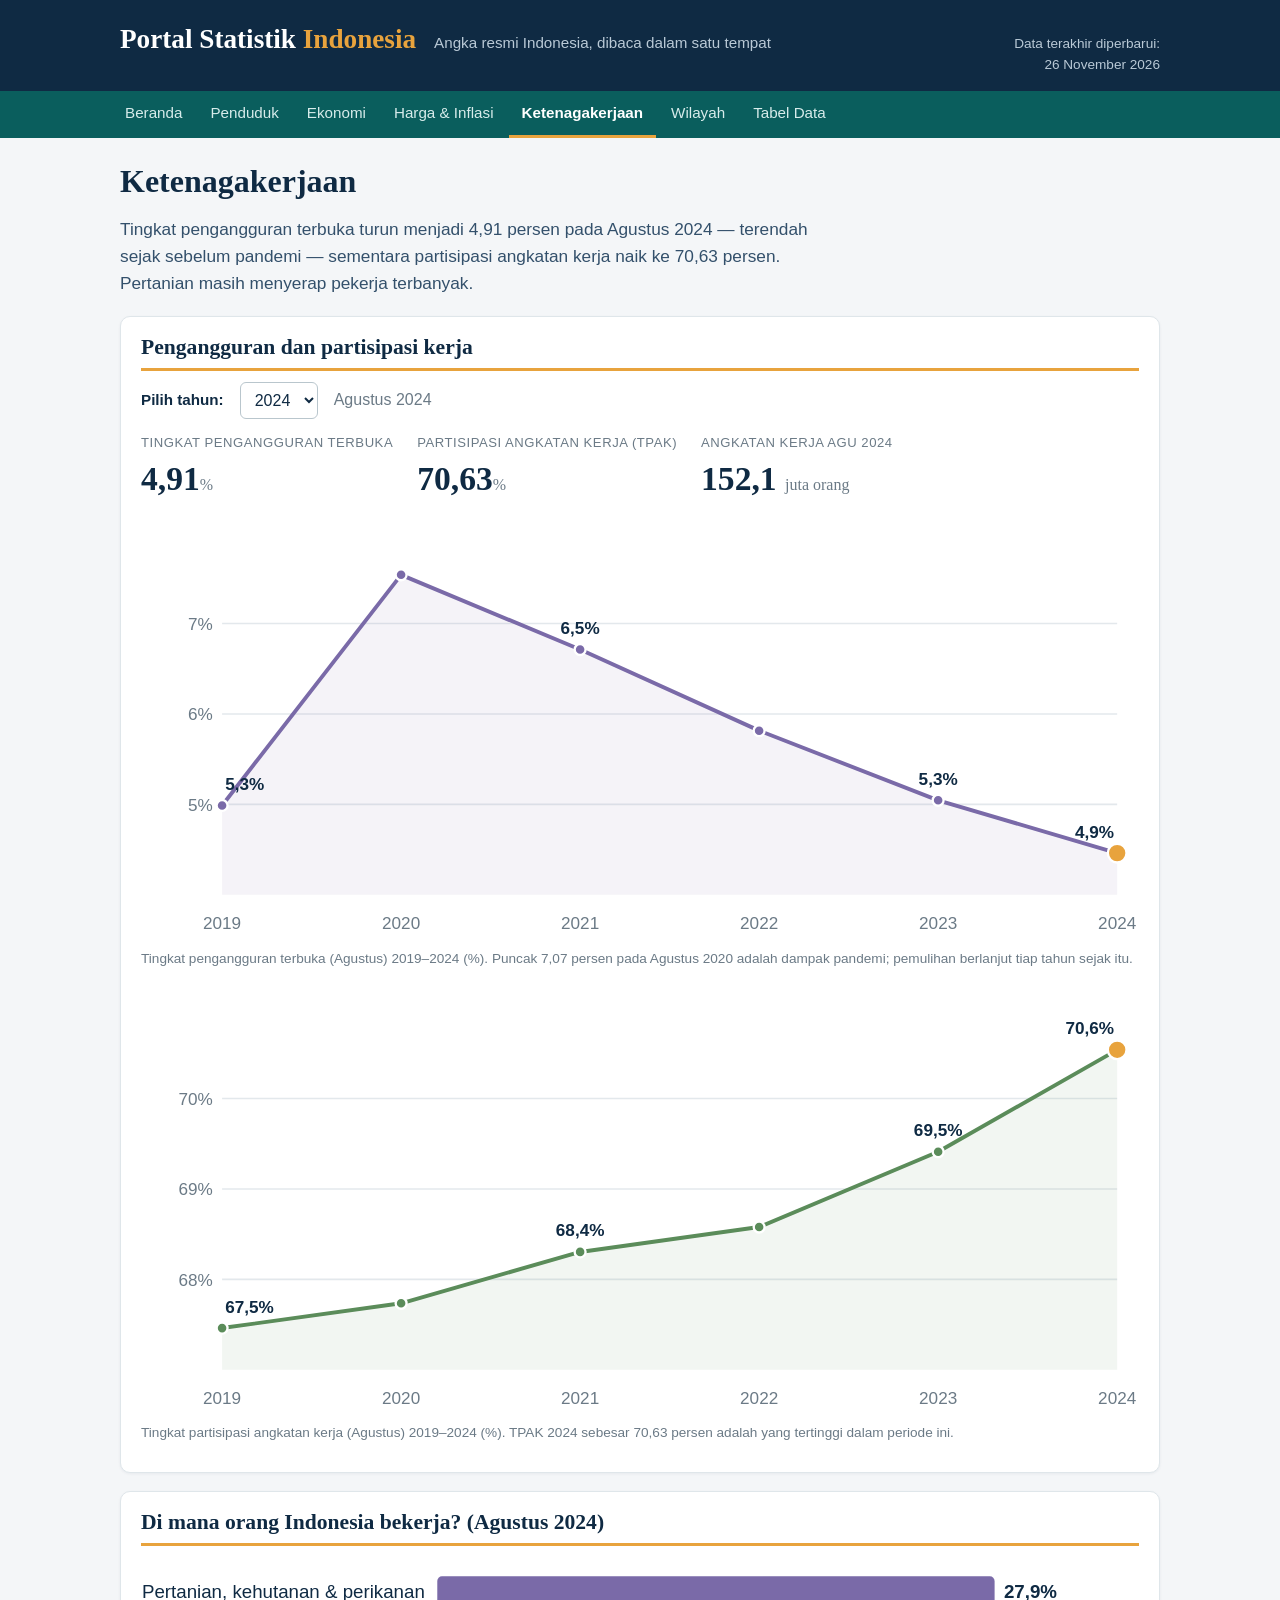
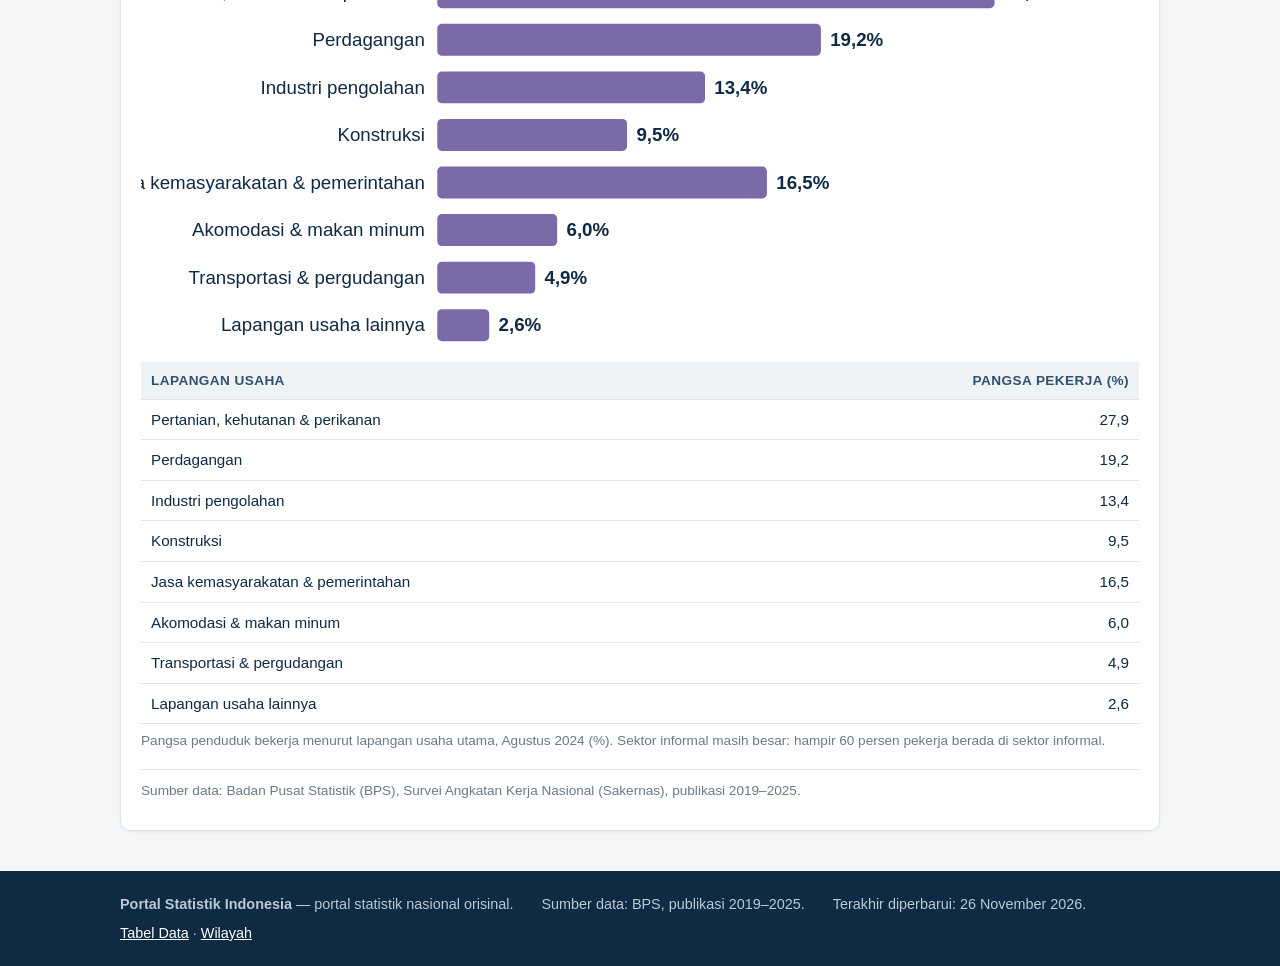
<file: app/ketenagakerjaan.html>
<!doctype html>
<html lang="id">
<head>
<meta charset="utf-8">
<meta name="viewport" content="width=device-width, initial-scale=1">
<title>Ketenagakerjaan — Portal Statistik Indonesia</title>
<meta name="description" content="Ketenagakerjaan Indonesia: tingkat pengangguran terbuka, partisipasi angkatan kerja, dan sebaran penduduk bekerja menurut lapangan usaha.">
<link rel="stylesheet" href="style.css">
<script type="module" src="app.js"></script>
</head>
<body data-page="labour">
<header class="masthead">
  <div class="masthead-inner">
    <a class="brand" href="index.html">Portal Statistik <span>Indonesia</span></a>
    <span class="tagline">Angka resmi Indonesia, dibaca dalam satu tempat</span>
    <span class="dateline">Data terakhir diperbarui:<br>26 November 2026</span>
  </div>
  <nav class="mainnav" aria-label="Navigasi utama">
    <ul>
      <li><a href="index.html">Beranda</a></li>
      <li><a href="penduduk.html">Penduduk</a></li>
      <li><a href="ekonomi.html">Ekonomi</a></li>
      <li><a href="harga.html">Harga &amp; Inflasi</a></li>
      <li><a href="ketenagakerjaan.html" class="active" aria-current="page">Ketenagakerjaan</a></li>
      <li><a href="wilayah.html">Wilayah</a></li>
      <li><a href="data.html">Tabel Data</a></li>
    </ul>
  </nav>
</header>

<main class="wrap">
  <div class="page-head">
    <h1>Ketenagakerjaan</h1>
    <p class="lede">Tingkat pengangguran terbuka turun menjadi 4,91 persen pada Agustus 2024 — terendah sejak sebelum pandemi — sementara partisipasi angkatan kerja naik ke 70,63 persen. Pertanian masih menyerap pekerja terbanyak.</p>
  </div>

  <div class="grid">
    <section class="card wide">
      <h2>Pengangguran dan partisipasi kerja</h2>
      <div class="controls">
        <label for="year-select">Pilih tahun:</label>
        <select id="year-select"></select>
        <span class="muted" id="labour-year-label">Agustus 2024</span>
      </div>
      <div class="stat-row">
        <div><div class="k">Tingkat pengangguran terbuka</div><div class="kpi-big" id="tpt-value">4,91<small>%</small></div></div>
        <div><div class="k">Partisipasi angkatan kerja (TPAK)</div><div class="kpi-big" id="tpak-value">70,63<small>%</small></div></div>
        <div><div class="k">Angkatan kerja Agu 2024</div><div class="kpi-big">152,1 <small>juta orang</small></div></div>
      </div>
      <div id="chart-tpt"></div>
      <p class="chart-note">Tingkat pengangguran terbuka (Agustus) 2019–2024 (%). Puncak 7,07 persen pada Agustus 2020 adalah dampak pandemi; pemulihan berlanjut tiap tahun sejak itu.</p>
      <div id="chart-tpak"></div>
      <p class="chart-note">Tingkat partisipasi angkatan kerja (Agustus) 2019–2024 (%). TPAK 2024 sebesar 70,63 persen adalah yang tertinggi dalam periode ini.</p>
    </section>

    <section class="card wide">
      <h2>Di mana orang Indonesia bekerja? (Agustus 2024)</h2>
      <div id="chart-emp-sectors"></div>
      <table>
        <thead><tr><th>Lapangan usaha</th><th class="num">Pangsa pekerja (%)</th></tr></thead>
        <tbody>
          <tr><td>Pertanian, kehutanan &amp; perikanan</td><td class="num">27,9</td></tr>
          <tr><td>Perdagangan</td><td class="num">19,2</td></tr>
          <tr><td>Industri pengolahan</td><td class="num">13,4</td></tr>
          <tr><td>Konstruksi</td><td class="num">9,5</td></tr>
          <tr><td>Jasa kemasyarakatan &amp; pemerintahan</td><td class="num">16,5</td></tr>
          <tr><td>Akomodasi &amp; makan minum</td><td class="num">6,0</td></tr>
          <tr><td>Transportasi &amp; pergudangan</td><td class="num">4,9</td></tr>
          <tr><td>Lapangan usaha lainnya</td><td class="num">2,6</td></tr>
        </tbody>
      </table>
      <p class="chart-note">Pangsa penduduk bekerja menurut lapangan usaha utama, Agustus 2024 (%). Sektor informal masih besar: hampir 60 persen pekerja berada di sektor informal.</p>
      <p class="source-note">Sumber data: Badan Pusat Statistik (BPS), Survei Angkatan Kerja Nasional (Sakernas), publikasi 2019–2025.</p>
    </section>
  </div>
</main>

<footer class="site">
  <div class="wrap">
    <span><strong>Portal Statistik Indonesia</strong> — portal statistik nasional orisinal.</span>
    <span>Sumber data: BPS, publikasi 2019–2025.</span>
    <span>Terakhir diperbarui: 26 November 2026.</span>
    <span><a href="data.html">Tabel Data</a> · <a href="wilayah.html">Wilayah</a></span>
  </div>
</footer>
</body>
</html>
</file>
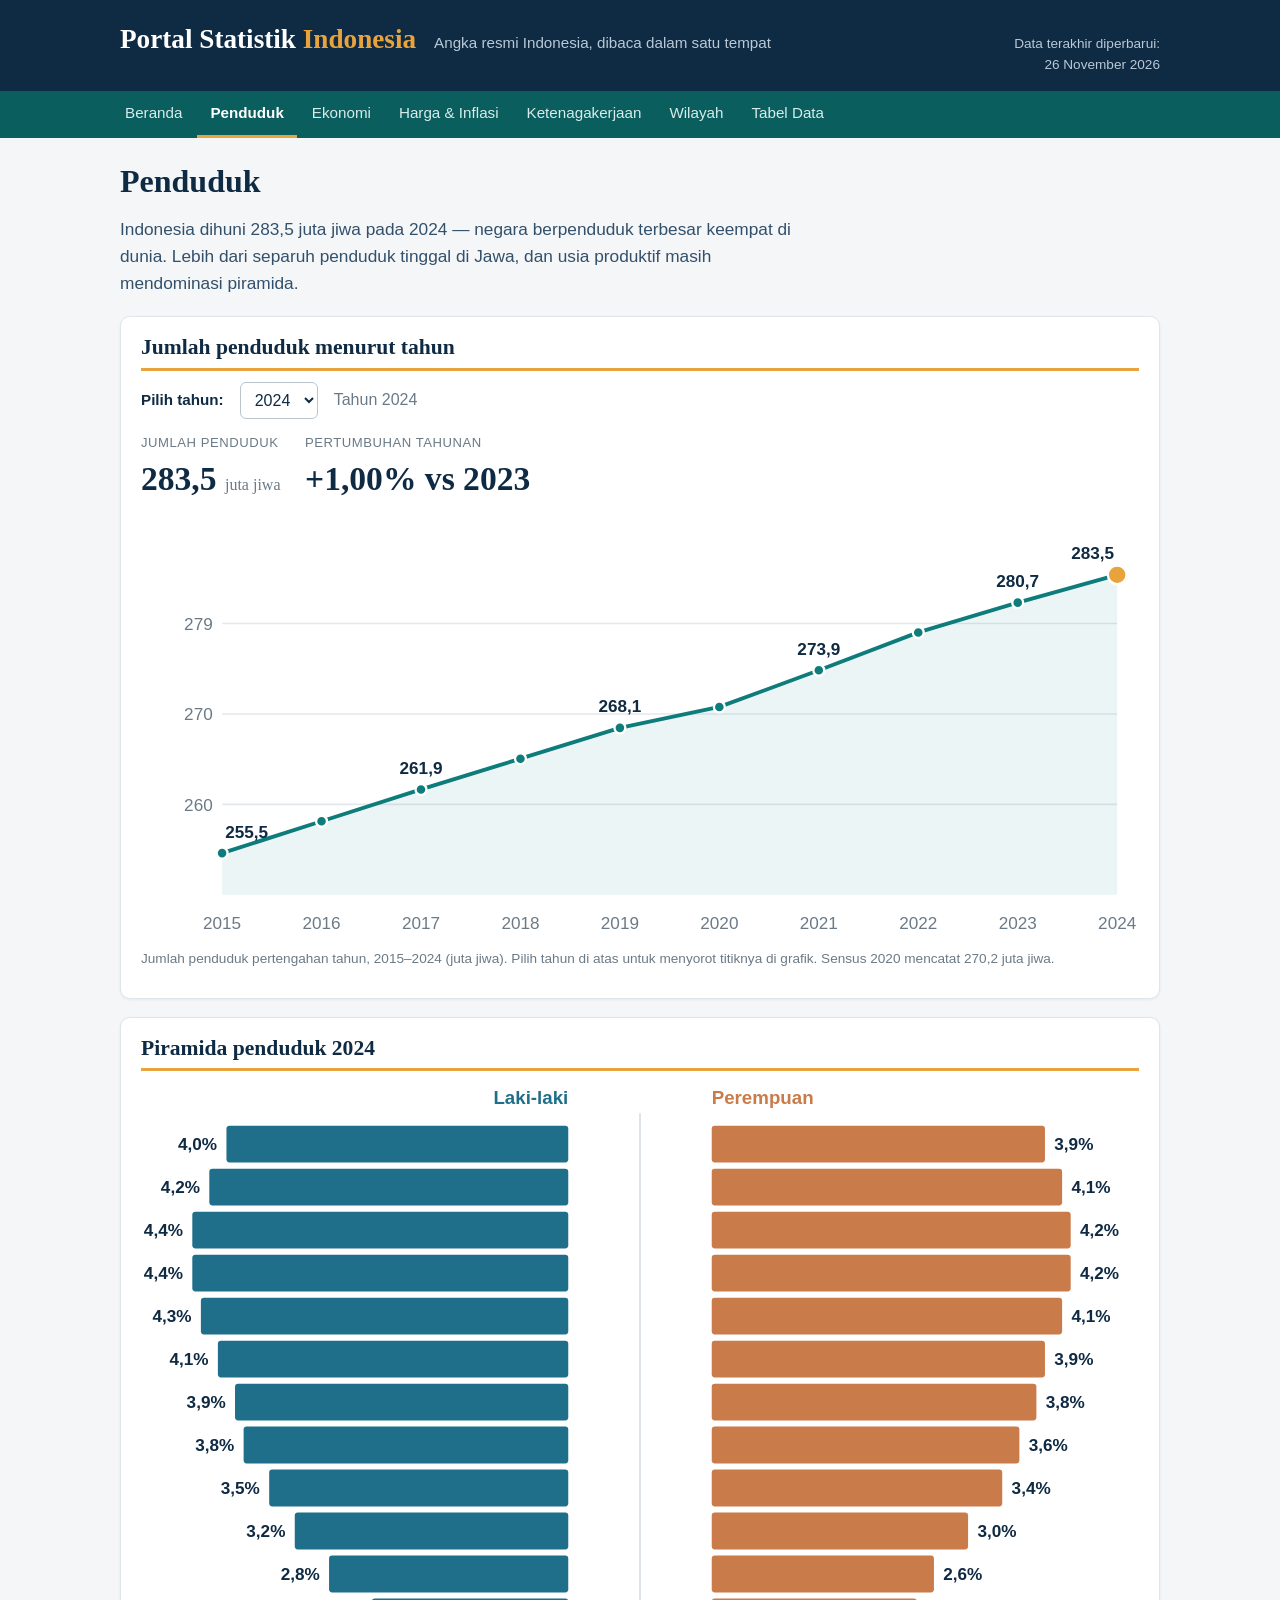
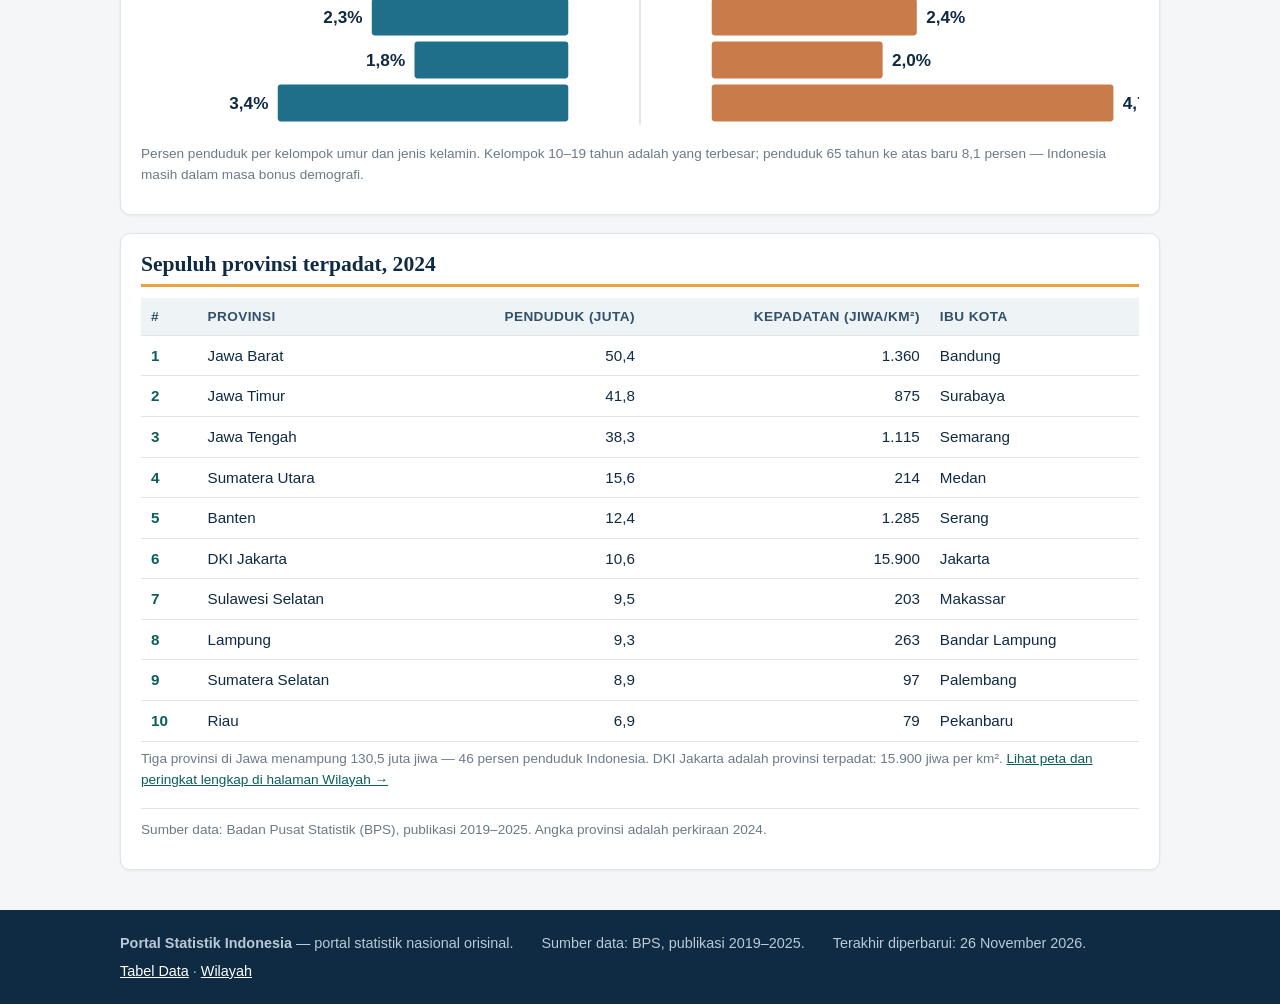
<file: app/penduduk.html>
<!doctype html>
<html lang="id">
<head>
<meta charset="utf-8">
<meta name="viewport" content="width=device-width, initial-scale=1">
<title>Penduduk — Portal Statistik Indonesia</title>
<meta name="description" content="Penduduk Indonesia 2015–2024: piramida umur, tren jumlah penduduk, dan sepuluh provinsi terpadat.">
<link rel="stylesheet" href="style.css">
<script type="module" src="app.js"></script>
</head>
<body data-page="population">
<header class="masthead">
  <div class="masthead-inner">
    <a class="brand" href="index.html">Portal Statistik <span>Indonesia</span></a>
    <span class="tagline">Angka resmi Indonesia, dibaca dalam satu tempat</span>
    <span class="dateline">Data terakhir diperbarui:<br>26 November 2026</span>
  </div>
  <nav class="mainnav" aria-label="Navigasi utama">
    <ul>
      <li><a href="index.html">Beranda</a></li>
      <li><a href="penduduk.html" class="active" aria-current="page">Penduduk</a></li>
      <li><a href="ekonomi.html">Ekonomi</a></li>
      <li><a href="harga.html">Harga &amp; Inflasi</a></li>
      <li><a href="ketenagakerjaan.html">Ketenagakerjaan</a></li>
      <li><a href="wilayah.html">Wilayah</a></li>
      <li><a href="data.html">Tabel Data</a></li>
    </ul>
  </nav>
</header>

<main class="wrap">
  <div class="page-head">
    <h1>Penduduk</h1>
    <p class="lede">Indonesia dihuni 283,5 juta jiwa pada 2024 — negara berpenduduk terbesar keempat di dunia. Lebih dari separuh penduduk tinggal di Jawa, dan usia produktif masih mendominasi piramida.</p>
  </div>

  <div class="grid">
    <section class="card wide">
      <h2>Jumlah penduduk menurut tahun</h2>
      <div class="controls">
        <label for="year-select">Pilih tahun:</label>
        <select id="year-select"></select>
        <span class="muted" id="pop-year-label">Tahun 2024</span>
      </div>
      <div class="stat-row">
        <div><div class="k">Jumlah penduduk</div><div class="kpi-big" id="pop-value">283,5 <small>juta jiwa</small></div></div>
        <div><div class="k">Pertumbuhan tahunan</div><div class="kpi-big" id="pop-growth">+1,00% vs 2023</div></div>
      </div>
      <div id="chart-pop-trend"></div>
      <p class="chart-note">Jumlah penduduk pertengahan tahun, 2015–2024 (juta jiwa). Pilih tahun di atas untuk menyorot titiknya di grafik. Sensus 2020 mencatat 270,2 juta jiwa.</p>
    </section>

    <section class="card wide">
      <h2>Piramida penduduk 2024</h2>
      <div id="chart-pyramid"></div>
      <p class="chart-note">Persen penduduk per kelompok umur dan jenis kelamin. Kelompok 10–19 tahun adalah yang terbesar; penduduk 65 tahun ke atas baru 8,1 persen — Indonesia masih dalam masa bonus demografi.</p>
    </section>

    <section class="card wide">
      <h2>Sepuluh provinsi terpadat, 2024</h2>
      <table>
        <thead><tr><th>#</th><th>Provinsi</th><th class="num">Penduduk (juta)</th><th class="num">Kepadatan (jiwa/km²)</th><th>Ibu kota</th></tr></thead>
        <tbody>
          <tr><td class="rank">1</td><td>Jawa Barat</td><td class="num">50,4</td><td class="num">1.360</td><td>Bandung</td></tr>
          <tr><td class="rank">2</td><td>Jawa Timur</td><td class="num">41,8</td><td class="num">875</td><td>Surabaya</td></tr>
          <tr><td class="rank">3</td><td>Jawa Tengah</td><td class="num">38,3</td><td class="num">1.115</td><td>Semarang</td></tr>
          <tr><td class="rank">4</td><td>Sumatera Utara</td><td class="num">15,6</td><td class="num">214</td><td>Medan</td></tr>
          <tr><td class="rank">5</td><td>Banten</td><td class="num">12,4</td><td class="num">1.285</td><td>Serang</td></tr>
          <tr><td class="rank">6</td><td>DKI Jakarta</td><td class="num">10,6</td><td class="num">15.900</td><td>Jakarta</td></tr>
          <tr><td class="rank">7</td><td>Sulawesi Selatan</td><td class="num">9,5</td><td class="num">203</td><td>Makassar</td></tr>
          <tr><td class="rank">8</td><td>Lampung</td><td class="num">9,3</td><td class="num">263</td><td>Bandar Lampung</td></tr>
          <tr><td class="rank">9</td><td>Sumatera Selatan</td><td class="num">8,9</td><td class="num">97</td><td>Palembang</td></tr>
          <tr><td class="rank">10</td><td>Riau</td><td class="num">6,9</td><td class="num">79</td><td>Pekanbaru</td></tr>
        </tbody>
      </table>
      <p class="chart-note">Tiga provinsi di Jawa menampung 130,5 juta jiwa — 46 persen penduduk Indonesia. DKI Jakarta adalah provinsi terpadat: 15.900 jiwa per km². <a href="wilayah.html">Lihat peta dan peringkat lengkap di halaman Wilayah →</a></p>
      <p class="source-note">Sumber data: Badan Pusat Statistik (BPS), publikasi 2019–2025. Angka provinsi adalah perkiraan 2024.</p>
    </section>
  </div>
</main>

<footer class="site">
  <div class="wrap">
    <span><strong>Portal Statistik Indonesia</strong> — portal statistik nasional orisinal.</span>
    <span>Sumber data: BPS, publikasi 2019–2025.</span>
    <span>Terakhir diperbarui: 26 November 2026.</span>
    <span><a href="data.html">Tabel Data</a> · <a href="wilayah.html">Wilayah</a></span>
  </div>
</footer>
</body>
</html>
</file>
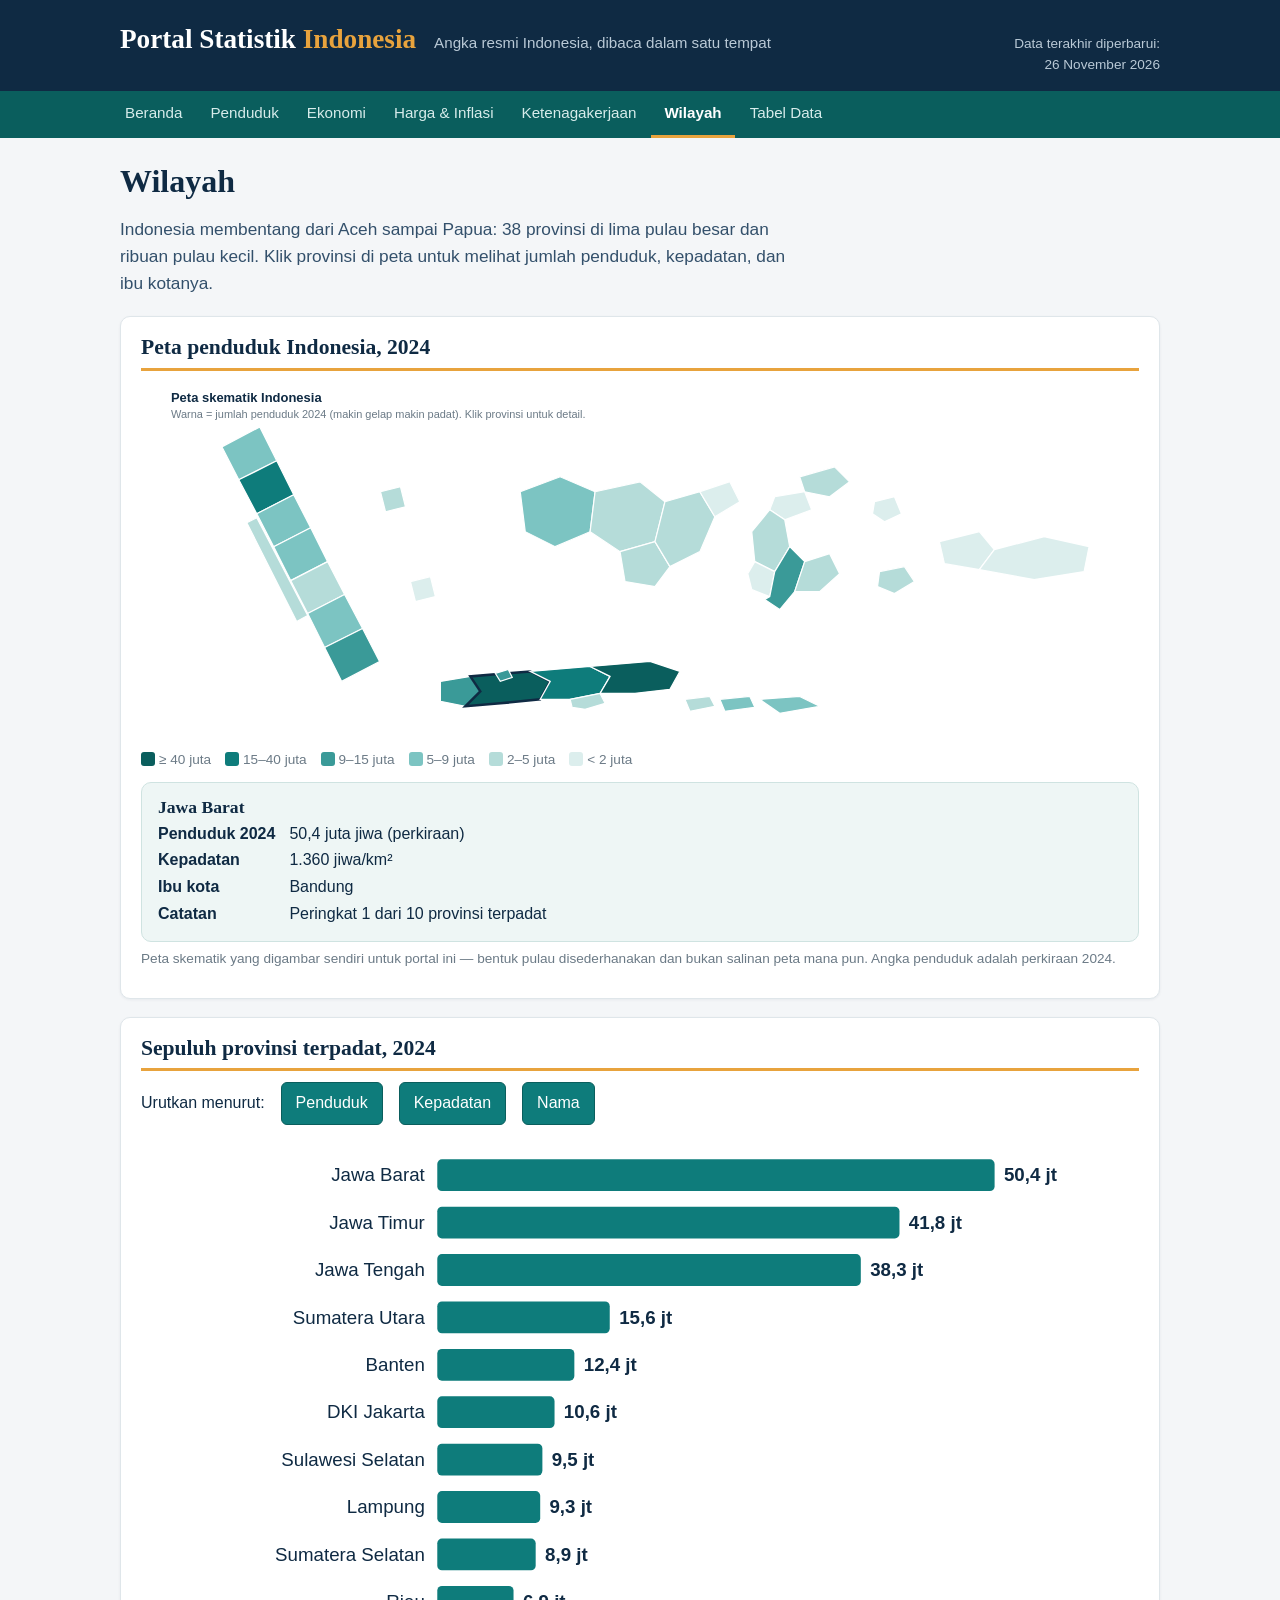
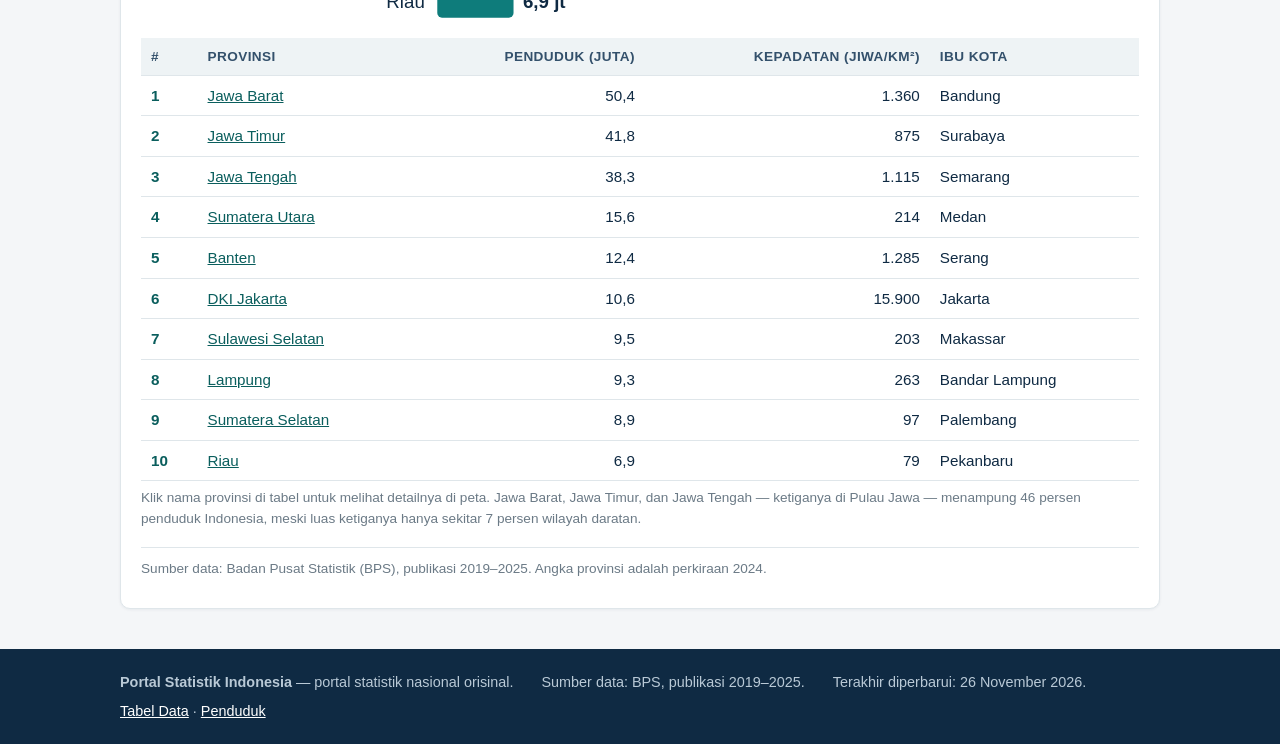
<file: app/wilayah.html>
<!doctype html>
<html lang="id">
<head>
<meta charset="utf-8">
<meta name="viewport" content="width=device-width, initial-scale=1">
<title>Wilayah — Portal Statistik Indonesia</title>
<meta name="description" content="Wilayah Indonesia: peta skematik provinsi, peringkat sepuluh provinsi terpadat, dan detail tiap provinsi.">
<link rel="stylesheet" href="style.css">
<script type="module" src="app.js"></script>
</head>
<body data-page="regions">
<header class="masthead">
  <div class="masthead-inner">
    <a class="brand" href="index.html">Portal Statistik <span>Indonesia</span></a>
    <span class="tagline">Angka resmi Indonesia, dibaca dalam satu tempat</span>
    <span class="dateline">Data terakhir diperbarui:<br>26 November 2026</span>
  </div>
  <nav class="mainnav" aria-label="Navigasi utama">
    <ul>
      <li><a href="index.html">Beranda</a></li>
      <li><a href="penduduk.html">Penduduk</a></li>
      <li><a href="ekonomi.html">Ekonomi</a></li>
      <li><a href="harga.html">Harga &amp; Inflasi</a></li>
      <li><a href="ketenagakerjaan.html">Ketenagakerjaan</a></li>
      <li><a href="wilayah.html" class="active" aria-current="page">Wilayah</a></li>
      <li><a href="data.html">Tabel Data</a></li>
    </ul>
  </nav>
</header>

<main class="wrap">
  <div class="page-head">
    <h1>Wilayah</h1>
    <p class="lede">Indonesia membentang dari Aceh sampai Papua: 38 provinsi di lima pulau besar dan ribuan pulau kecil. Klik provinsi di peta untuk melihat jumlah penduduk, kepadatan, dan ibu kotanya.</p>
  </div>

  <div class="grid">
    <section class="card wide">
      <h2>Peta penduduk Indonesia, 2024</h2>
      <div class="map-wrap">
        <svg id="map" viewBox="0 0 1000 360" role="img" aria-label="Peta skematik Indonesia, diwarnai menurut jumlah penduduk tiap provinsi"></svg>
      </div>
      <div class="legend" aria-label="Legenda warna peta">
        <span><i style="background:#0a5e5d"></i>≥ 40 juta</span>
        <span><i style="background:#0e7c7b"></i>15–40 juta</span>
        <span><i style="background:#3a9a98"></i>9–15 juta</span>
        <span><i style="background:#7cc4c2"></i>5–9 juta</span>
        <span><i style="background:#b5dcd9"></i>2–5 juta</span>
        <span><i style="background:#dceeed"></i>&lt; 2 juta</span>
      </div>
      <div class="detail-panel" id="province-detail"></div>
      <p class="chart-note">Peta skematik yang digambar sendiri untuk portal ini — bentuk pulau disederhanakan dan bukan salinan peta mana pun. Angka penduduk adalah perkiraan 2024.</p>
    </section>

    <section class="card wide">
      <h2>Sepuluh provinsi terpadat, 2024</h2>
      <div class="controls">
        <span>Urutkan menurut:</span>
        <button type="button" data-sort="pop" data-dir="desc" aria-pressed="true">Penduduk</button>
        <button type="button" data-sort="density" aria-pressed="false">Kepadatan</button>
        <button type="button" data-sort="name" aria-pressed="false">Nama</button>
      </div>
      <div id="chart-top-prov"></div>
      <table>
        <thead><tr><th>#</th><th>Provinsi</th><th class="num">Penduduk (juta)</th><th class="num">Kepadatan (jiwa/km²)</th><th>Ibu kota</th></tr></thead>
        <tbody id="province-rows"></tbody>
      </table>
      <p class="chart-note">Klik nama provinsi di tabel untuk melihat detailnya di peta. Jawa Barat, Jawa Timur, dan Jawa Tengah — ketiganya di Pulau Jawa — menampung 46 persen penduduk Indonesia, meski luas ketiganya hanya sekitar 7 persen wilayah daratan.</p>
      <p class="source-note">Sumber data: Badan Pusat Statistik (BPS), publikasi 2019–2025. Angka provinsi adalah perkiraan 2024.</p>
    </section>
  </div>
</main>

<footer class="site">
  <div class="wrap">
    <span><strong>Portal Statistik Indonesia</strong> — portal statistik nasional orisinal.</span>
    <span>Sumber data: BPS, publikasi 2019–2025.</span>
    <span>Terakhir diperbarui: 26 November 2026.</span>
    <span><a href="data.html">Tabel Data</a> · <a href="penduduk.html">Penduduk</a></span>
  </div>
</footer>
</body>
</html>
</file>
<file: app/style.css>
/* Portal Statistik Indonesia — gaya orisinal.
   Palet: tinta laut dalam, teal, dan kuning kunyit. Tanpa font eksternal:
   serif Georgia untuk judul, system sans untuk isi. Tanpa gambar eksternal. */

:root {
  --ink: #0f2a43;
  --ink-soft: #33506b;
  --muted: #6b7a86;
  --teal: #0e7c7b;
  --teal-dark: #0a5e5d;
  --amber: #e8a33d;
  --paper: #f4f6f8;
  --card: #ffffff;
  --line: #dfe6ea;
  --blue: #1f6f8b;
  --rust: #c97b4a;
  --good: #2e7d4f;
  --bad: #b3372e;
  --radius: 10px;
}

* { box-sizing: border-box; }
html { -webkit-text-size-adjust: 100%; }
body {
  margin: 0;
  font-family: -apple-system, "Segoe UI", Roboto, "Helvetica Neue", Arial, sans-serif;
  color: var(--ink);
  background: var(--paper);
  line-height: 1.55;
  font-size: 16px;
}
a { color: var(--teal-dark); }
a:hover { color: var(--teal); }
h1, h2, h3 { font-family: Georgia, "Times New Roman", serif; line-height: 1.2; margin: 0 0 .5em; }
h1 { font-size: 2rem; }
h2 { font-size: 1.35rem; border-bottom: 3px solid var(--amber); padding-bottom: .3em; margin-top: 0; }
h3 { font-size: 1.1rem; }
p { margin: 0 0 .8em; }
small, .muted { color: var(--muted); }

/* Masthead */
.masthead {
  background: var(--ink);
  color: #fff;
  padding: 18px 0 0;
}
.masthead-inner {
  max-width: 1080px;
  margin: 0 auto;
  padding: 0 20px;
  display: flex;
  flex-wrap: wrap;
  align-items: baseline;
  gap: 6px 18px;
}
.brand { font-family: Georgia, serif; font-size: 1.7rem; font-weight: 700; color: #fff; text-decoration: none; }
.brand span { color: var(--amber); }
.tagline { color: #b9c9d6; font-size: .95rem; }
.dateline { margin-left: auto; color: #b9c9d6; font-size: .85rem; text-align: right; }
nav.mainnav { background: var(--teal-dark); margin-top: 16px; }
nav.mainnav ul {
  max-width: 1080px; margin: 0 auto; padding: 0 12px;
  list-style: none; display: flex; flex-wrap: wrap; gap: 2px;
}
nav.mainnav a {
  display: block; padding: 10px 13px; color: #d7eceb; text-decoration: none;
  font-size: .95rem; border-bottom: 3px solid transparent;
}
nav.mainnav a:hover { color: #fff; background: rgba(255,255,255,.08); }
nav.mainnav a.active { color: #fff; border-bottom-color: var(--amber); font-weight: 700; }

/* Layout */
.wrap { max-width: 1080px; margin: 0 auto; padding: 24px 20px 40px; }
.page-head { margin-bottom: 20px; }
.page-head p.lede { font-size: 1.08rem; color: var(--ink-soft); max-width: 72ch; }
.grid { display: grid; gap: 18px; }
.grid > * { min-width: 0; }
.grid-2 { grid-template-columns: 1fr 1fr; }
.grid-3 { grid-template-columns: repeat(3, 1fr); }
.card {
  background: var(--card); border: 1px solid var(--line); border-radius: var(--radius);
  padding: 18px 20px; box-shadow: 0 1px 3px rgba(15,42,67,.06);
}
.card.wide { grid-column: 1 / -1; }
.card h2 { margin-top: 0; }
.card h3 { margin-top: 0; }

/* Strip indikator headline */
.indicators { display: grid; grid-template-columns: repeat(6, 1fr); gap: 12px; margin-bottom: 18px; }
.indicator {
  background: var(--card); border: 1px solid var(--line); border-top: 4px solid var(--teal);
  border-radius: var(--radius); padding: 12px 14px;
}
.indicator .lbl { font-size: .75rem; color: var(--muted); text-transform: uppercase; letter-spacing: .04em; white-space: nowrap; }
.indicator .val { font-family: Georgia, serif; font-size: 1.35rem; font-weight: 700; line-height: 1.15; margin: 2px 0; white-space: nowrap; }
.indicator .val small { font-size: .85rem; font-weight: 400; color: var(--muted); font-family: inherit; }
.indicator .chg { font-size: .85rem; }
.up { color: var(--good); }
.down { color: var(--bad); }
.flat { color: var(--muted); }

/* Tabel */
table { width: 100%; border-collapse: collapse; font-size: .95rem; }
th, td { padding: 8px 10px; text-align: left; border-bottom: 1px solid var(--line); }
thead th { background: #eef3f5; font-size: .85rem; text-transform: uppercase; letter-spacing: .03em; color: var(--ink-soft); }
tbody tr:hover { background: #f7fafb; }
td.num, th.num { text-align: right; font-variant-numeric: tabular-nums; }
th.sortable { cursor: pointer; user-select: none; }
th.sortable:hover { background: #e2ecee; }
th.sorted-asc::after { content: " ▲"; }
th.sorted-desc::after { content: " ▼"; }
.rank { font-weight: 700; color: var(--teal-dark); }

/* Kontrol */
.controls { display: flex; flex-wrap: wrap; gap: 10px 16px; align-items: center; margin: 0 0 14px; }
.controls label { font-weight: 600; font-size: .95rem; }
select, input[type="search"], input[type="text"] {
  font: inherit; padding: 8px 10px; border: 1px solid #b9c6cd; border-radius: 6px; background: #fff; color: var(--ink);
}
select:focus, input:focus { outline: 2px solid var(--teal); outline-offset: 1px; }
button {
  font: inherit; padding: 8px 14px; border: 1px solid var(--teal-dark); border-radius: 6px;
  background: var(--teal); color: #fff; cursor: pointer;
}
button:hover { background: var(--teal-dark); }
button.ghost { background: #fff; color: var(--teal-dark); }
button.ghost[aria-pressed="true"] { background: var(--teal-dark); color: #fff; }

/* Rilis */
.releases { list-style: none; margin: 0; padding: 0; }
.releases li { padding: 12px 0; border-bottom: 1px solid var(--line); }
.releases li:last-child { border-bottom: 0; }
.releases .date { font-size: .82rem; font-weight: 700; color: var(--teal-dark); text-transform: uppercase; letter-spacing: .04em; }
.releases h3 { margin: .15em 0 .2em; }
.releases h3 a { color: var(--ink); text-decoration: none; }
.releases h3 a:hover { color: var(--teal); }

/* Peta */
.map-wrap { position: relative; }
.map-wrap svg { width: 100%; height: auto; display: block; }
.province { cursor: pointer; stroke: #fff; stroke-width: 1.2; transition: opacity .15s; }
.province:hover { opacity: .75; }
.province.selected { stroke: var(--ink); stroke-width: 2.5; }
.legend { display: flex; flex-wrap: wrap; gap: 6px 14px; font-size: .85rem; color: var(--muted); margin-top: 8px; }
.legend i { display: inline-block; width: 14px; height: 14px; border-radius: 3px; vertical-align: -2px; margin-right: 4px; }
.detail-panel { background: #eef6f5; border: 1px solid #cfe3e1; border-radius: var(--radius); padding: 14px 16px; margin-top: 12px; }
.detail-panel h3 { margin-bottom: .2em; }
.detail-panel dl { display: grid; grid-template-columns: auto 1fr; gap: 2px 14px; margin: 0; }
.detail-panel dt { font-weight: 700; }
.detail-panel dd { margin: 0; }

/* Daftar tautan halaman */
.pagelinks { list-style: none; margin: 0; padding: 0; display: grid; grid-template-columns: repeat(3, 1fr); gap: 10px; }
.pagelinks a {
  display: block; padding: 12px 14px; border: 1px solid var(--line); border-radius: 8px;
  background: #fbfcfd; text-decoration: none; color: var(--ink); font-weight: 600;
}
.pagelinks a:hover { border-color: var(--teal); background: #eef6f5; }
.pagelinks a small { display: block; font-weight: 400; color: var(--muted); }

/* Catatan kaki */
.source-note { font-size: .85rem; color: var(--muted); border-top: 1px solid var(--line); padding-top: 10px; margin-top: 18px; }
footer.site {
  background: var(--ink); color: #b9c9d6; padding: 22px 0; font-size: .9rem;
}
footer.site .wrap { padding-top: 0; padding-bottom: 0; display: flex; flex-wrap: wrap; gap: 6px 28px; }
footer.site a { color: #fff; }
.kpi-big { font-family: Georgia, serif; font-size: 2.1rem; font-weight: 700; }
.kpi-big small { font-size: 1rem; color: var(--muted); font-weight: 400; }
.chart-note { font-size: .85rem; color: var(--muted); margin-top: 6px; }
.legend-list { list-style: none; margin: 10px 0 0; padding: 0; display: grid; grid-template-columns: 1fr 1fr; gap: 4px 16px; font-size: .9rem; }
.legend-list i { display: inline-block; width: 12px; height: 12px; border-radius: 3px; margin-right: 6px; vertical-align: -1px; }
.stat-row { display: flex; flex-wrap: wrap; gap: 24px; }
.stat-row > div { min-width: 140px; }
.stat-row .k { font-size: .82rem; color: var(--muted); text-transform: uppercase; letter-spacing: .04em; }

/* Responsif: phone */
@media (max-width: 900px) {
  .indicators { grid-template-columns: repeat(3, 1fr); }
  /* Label indikator boleh melipat mulai 3 kolom: kalau tidak, label nowrap
     terpanjang memaksa kolom melebar melewati viewport (tablet ~640-720px). */
  .indicator .lbl, .indicator .val { white-space: normal; }
  /* Tabel lebar (7 kolom di Tabel Data) tidak boleh melebarkan halaman:
     tabel menggulir di dalam kartu, halaman tetap selebar viewport. */
  table { display: block; overflow-x: auto; }
  /* Select dengan opsi panjang (saring pulau) tidak boleh melebarkan kartu. */
  .controls select, .controls input[type="search"], .controls input[type="text"] { max-width: 100%; min-width: 0; }
  .grid-2, .grid-3 { grid-template-columns: 1fr; }
  .pagelinks { grid-template-columns: 1fr 1fr; }
  .dateline { margin-left: 0; text-align: left; }
}
@media (max-width: 560px) {
  h1 { font-size: 1.55rem; }
  .brand { font-size: 1.35rem; }
  .indicators { grid-template-columns: repeat(2, 1fr); }
  .indicator { min-width: 0; }
  .indicator .val { font-size: 1.25rem; }
  /* Label/nilai indikator boleh melipat: nowrap + min-width grid membuat
     kolom melebar melewati viewport (cacat 4-mobile.jpg). */
  .indicator .lbl, .indicator .val { white-space: normal; }
  nav.mainnav ul { gap: 0; }
  nav.mainnav a { padding: 9px 10px; font-size: .88rem; }
  .wrap { padding: 18px 14px 32px; }
  .card { padding: 14px; }
  .pagelinks { grid-template-columns: 1fr; }
  table { font-size: .85rem; }
  th, td { padding: 6px 6px; }
  .legend-list { grid-template-columns: 1fr; }
}
/* Phone sempit: kartu indikator satu kolom penuh, tidak ada yang terpotong. */
@media (max-width: 480px) {
  .indicators { grid-template-columns: 1fr; }
}
</file>
